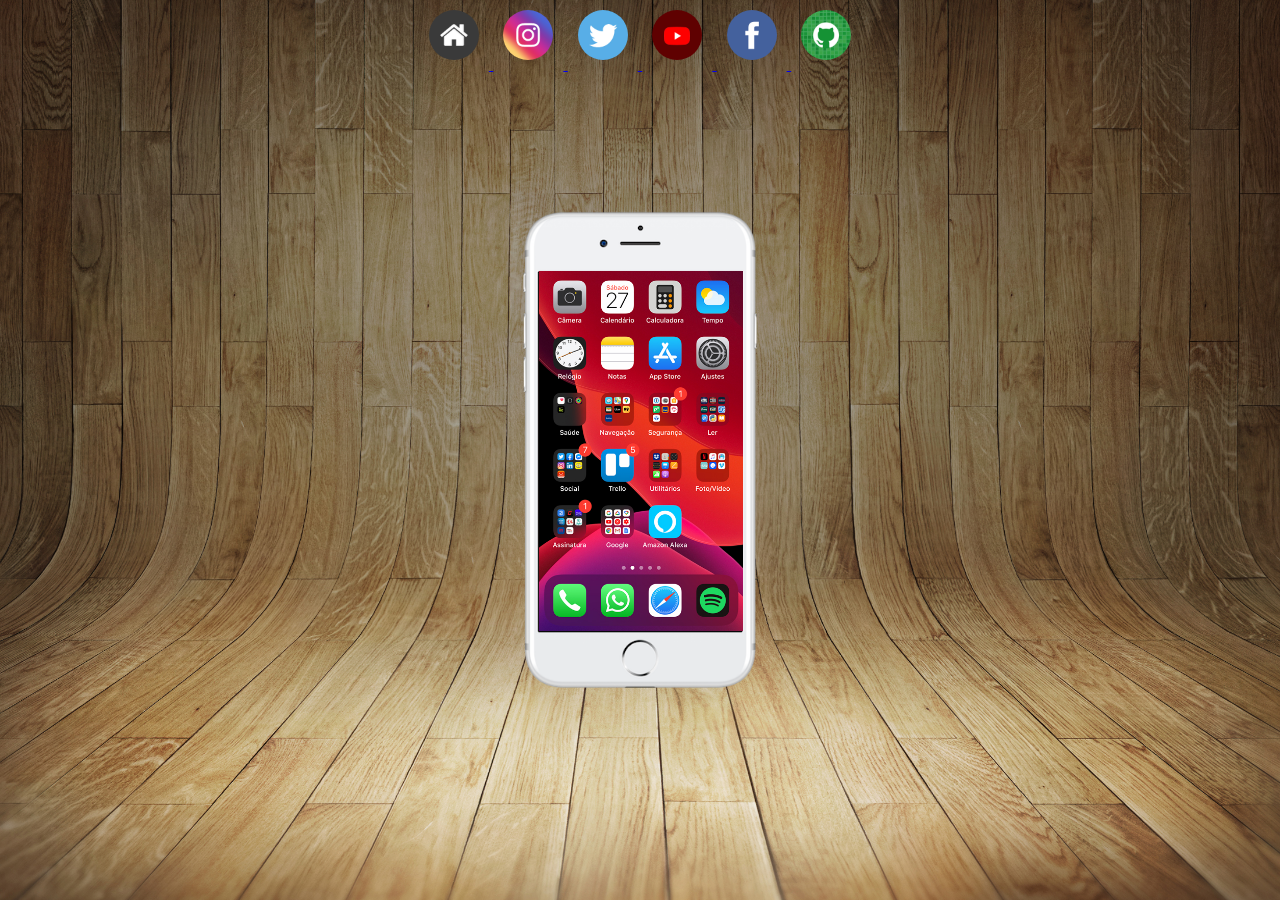
<file: projetosocial/index.html>
<!DOCTYPE html>
<html lang="pt-br">
<head>
    <meta charset="UTF-8">
    <meta http-equiv="X-UA-Compatible" content="IE=edge">
    <meta name="viewport" content="width=device-width, initial-scale=1.0">
    <link rel="shortcut icon" href="favicon.ico" type="image/x-icon">
    <link rel="stylesheet" href="style/style.css">
    <title>Projeto Redes Sociais</title>
</head>
<body>
    <main>
        <section id="telefone">
            <iframe src="home.html" frameborder="0" name="home" id="home"></iframe>
       </section>

       
           <section id="mídias">
            <center>
                <a href="home.html" target="home">
                    <img src="imagens/logo-home.jpg" alt="logo-home">
                </a>

                <a href="instagram.html" target="home">
                    <img src="imagens/logo-instagram.jpg" alt="logo-instagram">
                </a>

                <a href="twitter.html" target="home">
                    <img src="imagens/logo-twitter.jpg" alt="logo-twitter">
                </a>

                <a href="youtube.html" target="home">
                    <img src="imagens/logo-youtube.jpg" alt="logo-youtube">
                </a>

                <a href="facebook.html" target="home">
                    <img src="imagens/logo-facebook.jpg" alt="logo-facebook">
                </a>

                <a href="github.html" target="home">
                    <img src="imagens/logo-github.jpg" alt="">
                </a>
       </center>

       </section>
    </main>
</body>
</html>
</file>
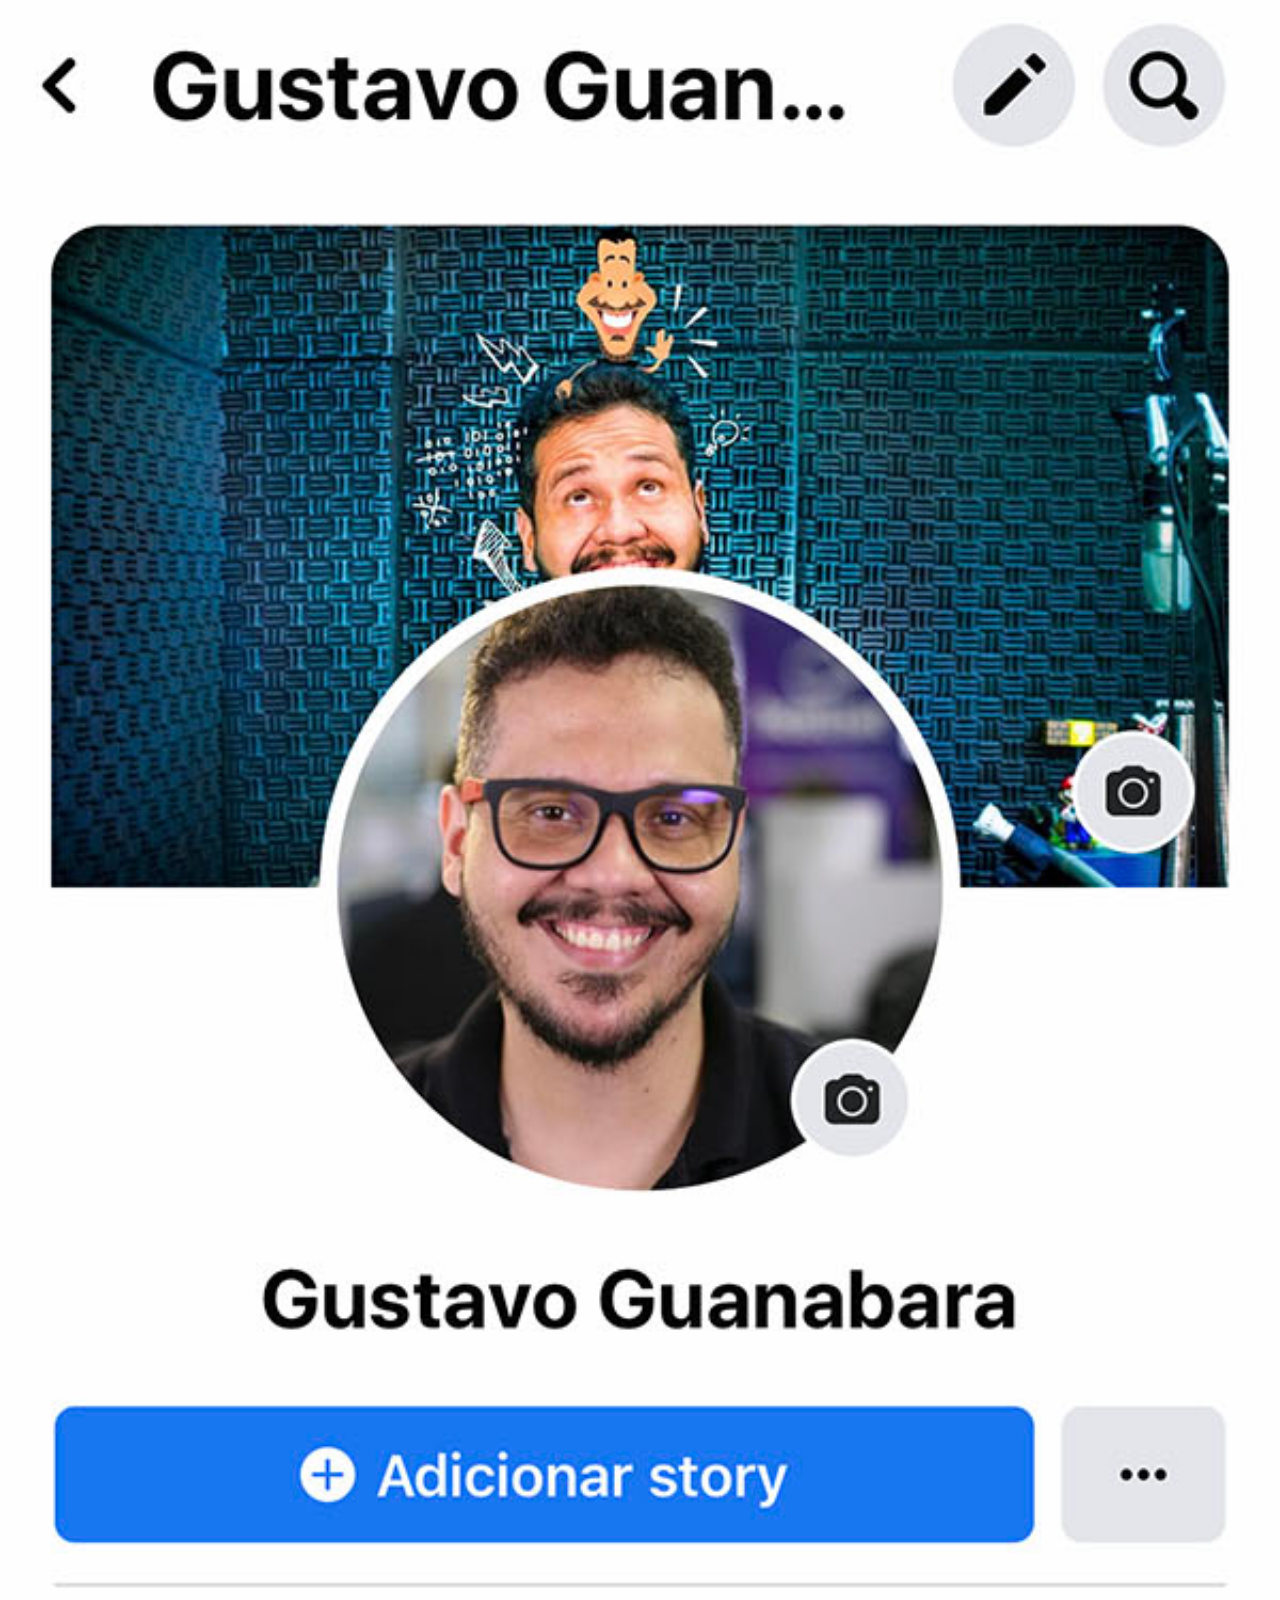
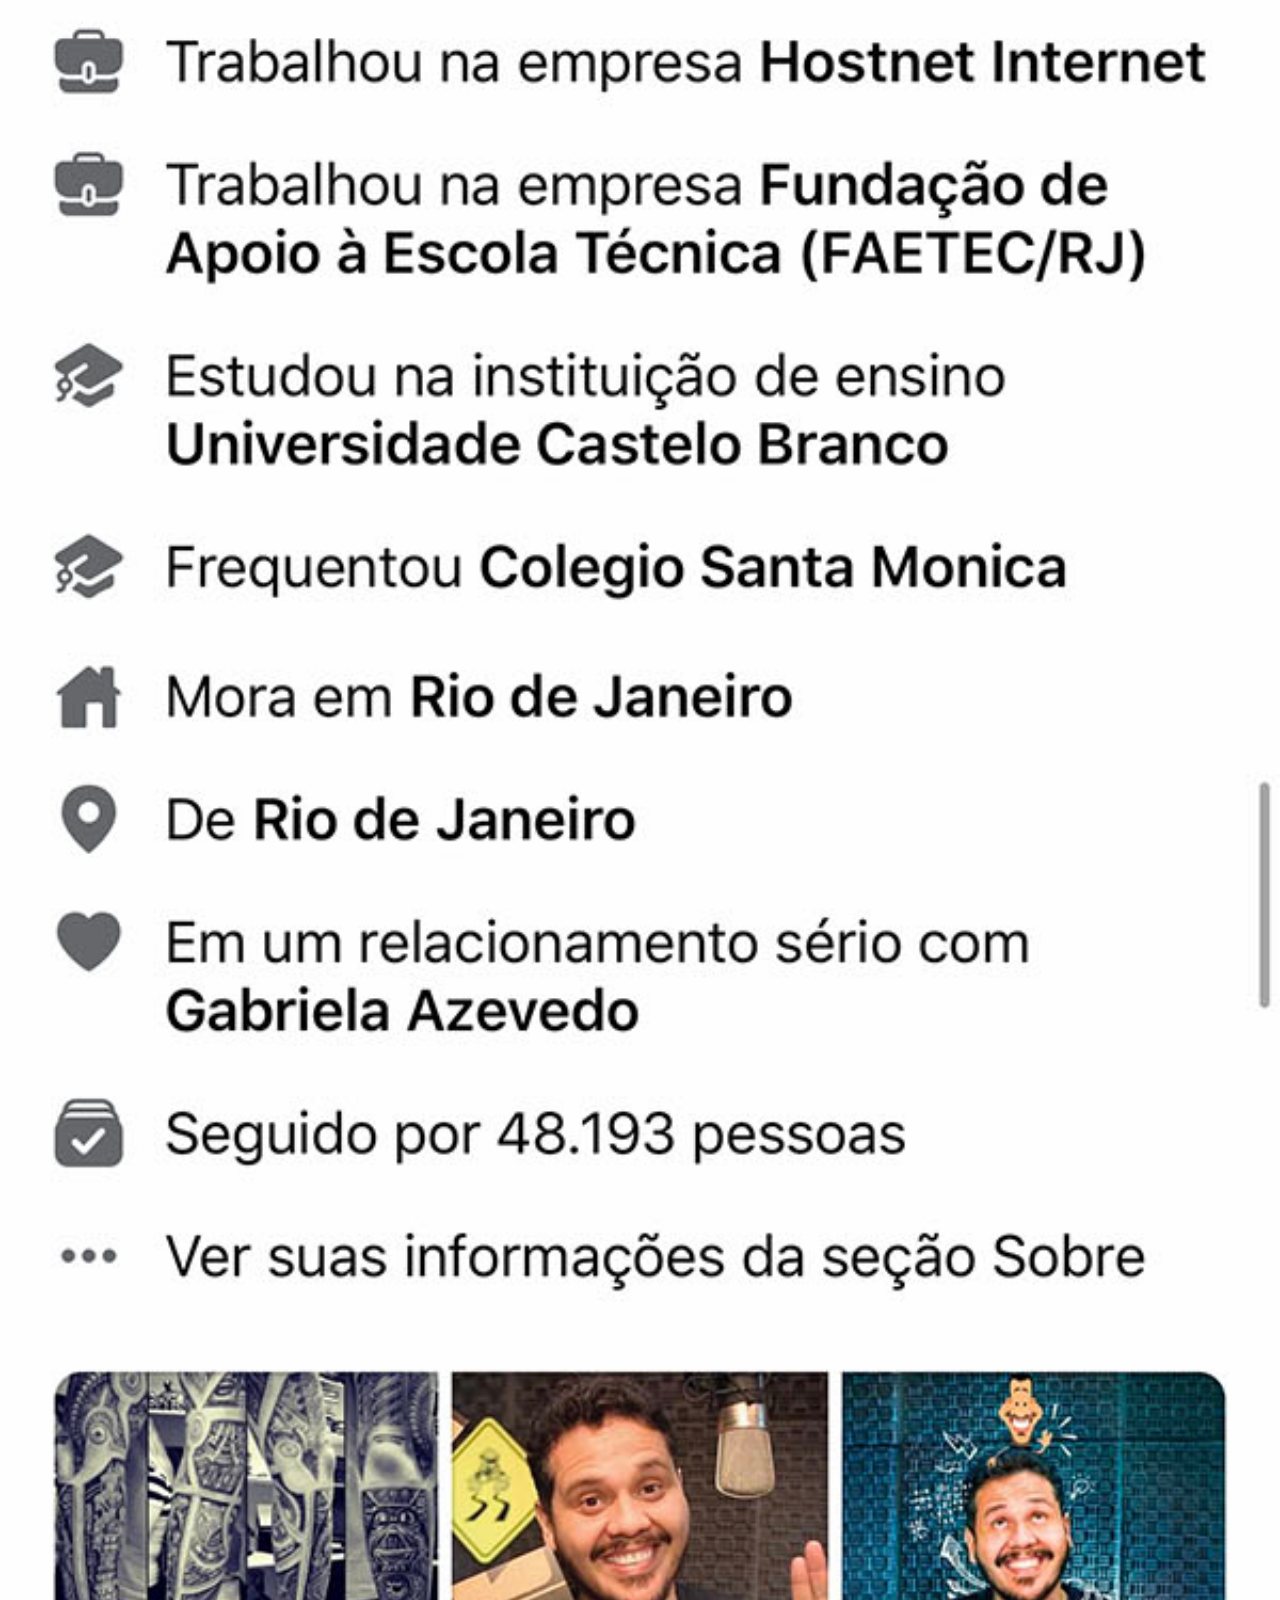
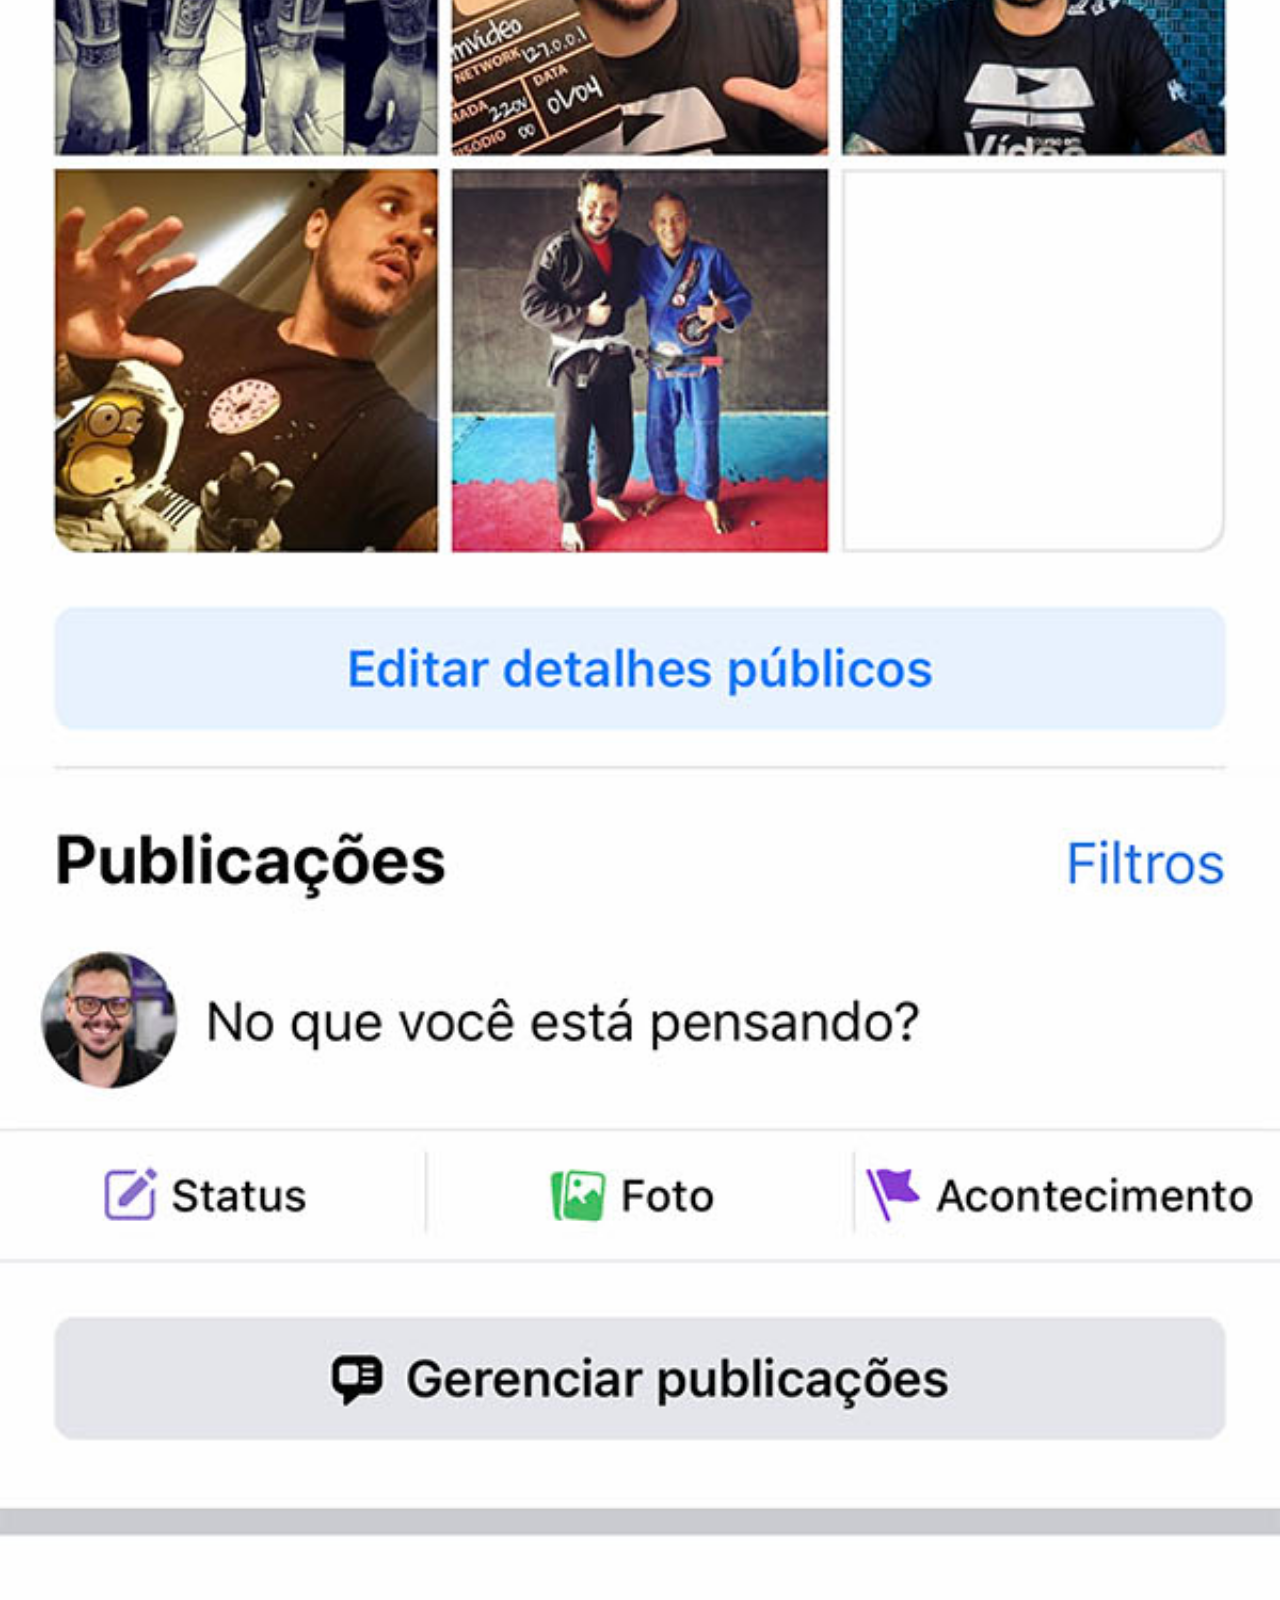
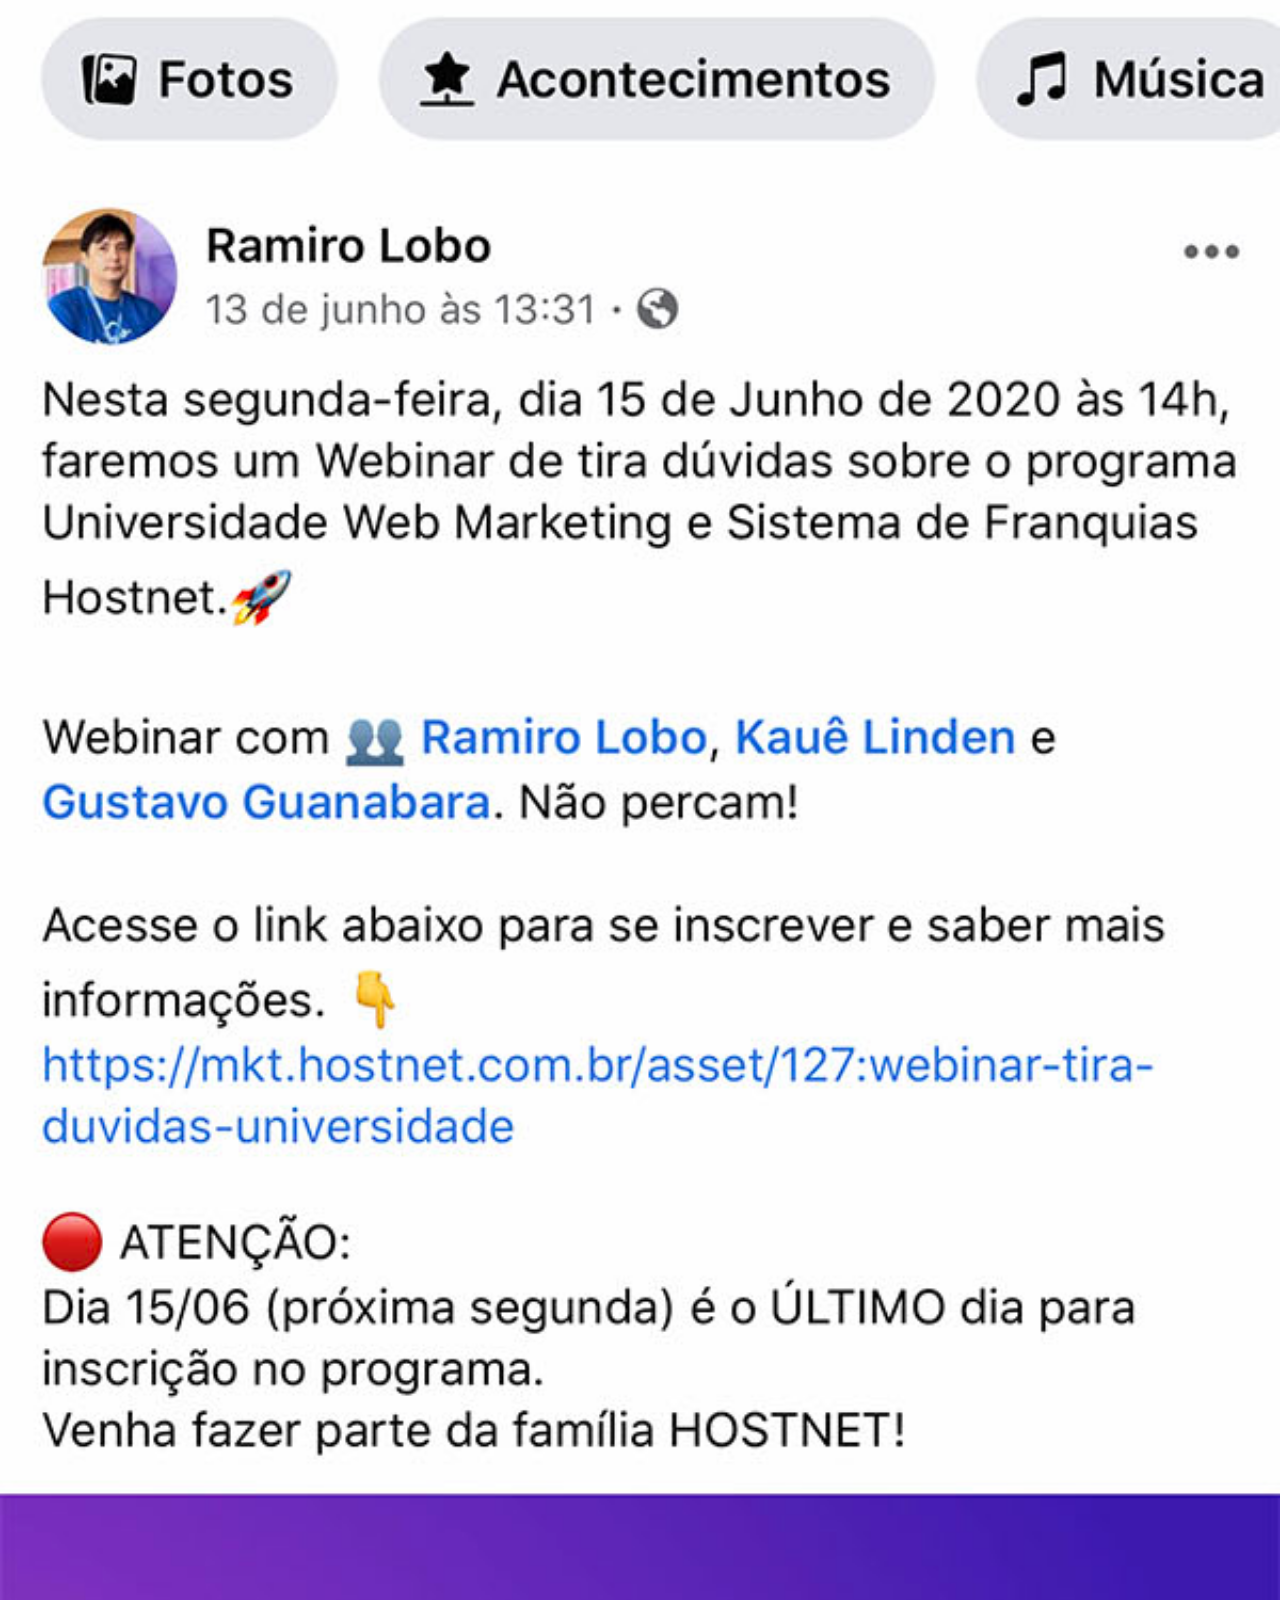
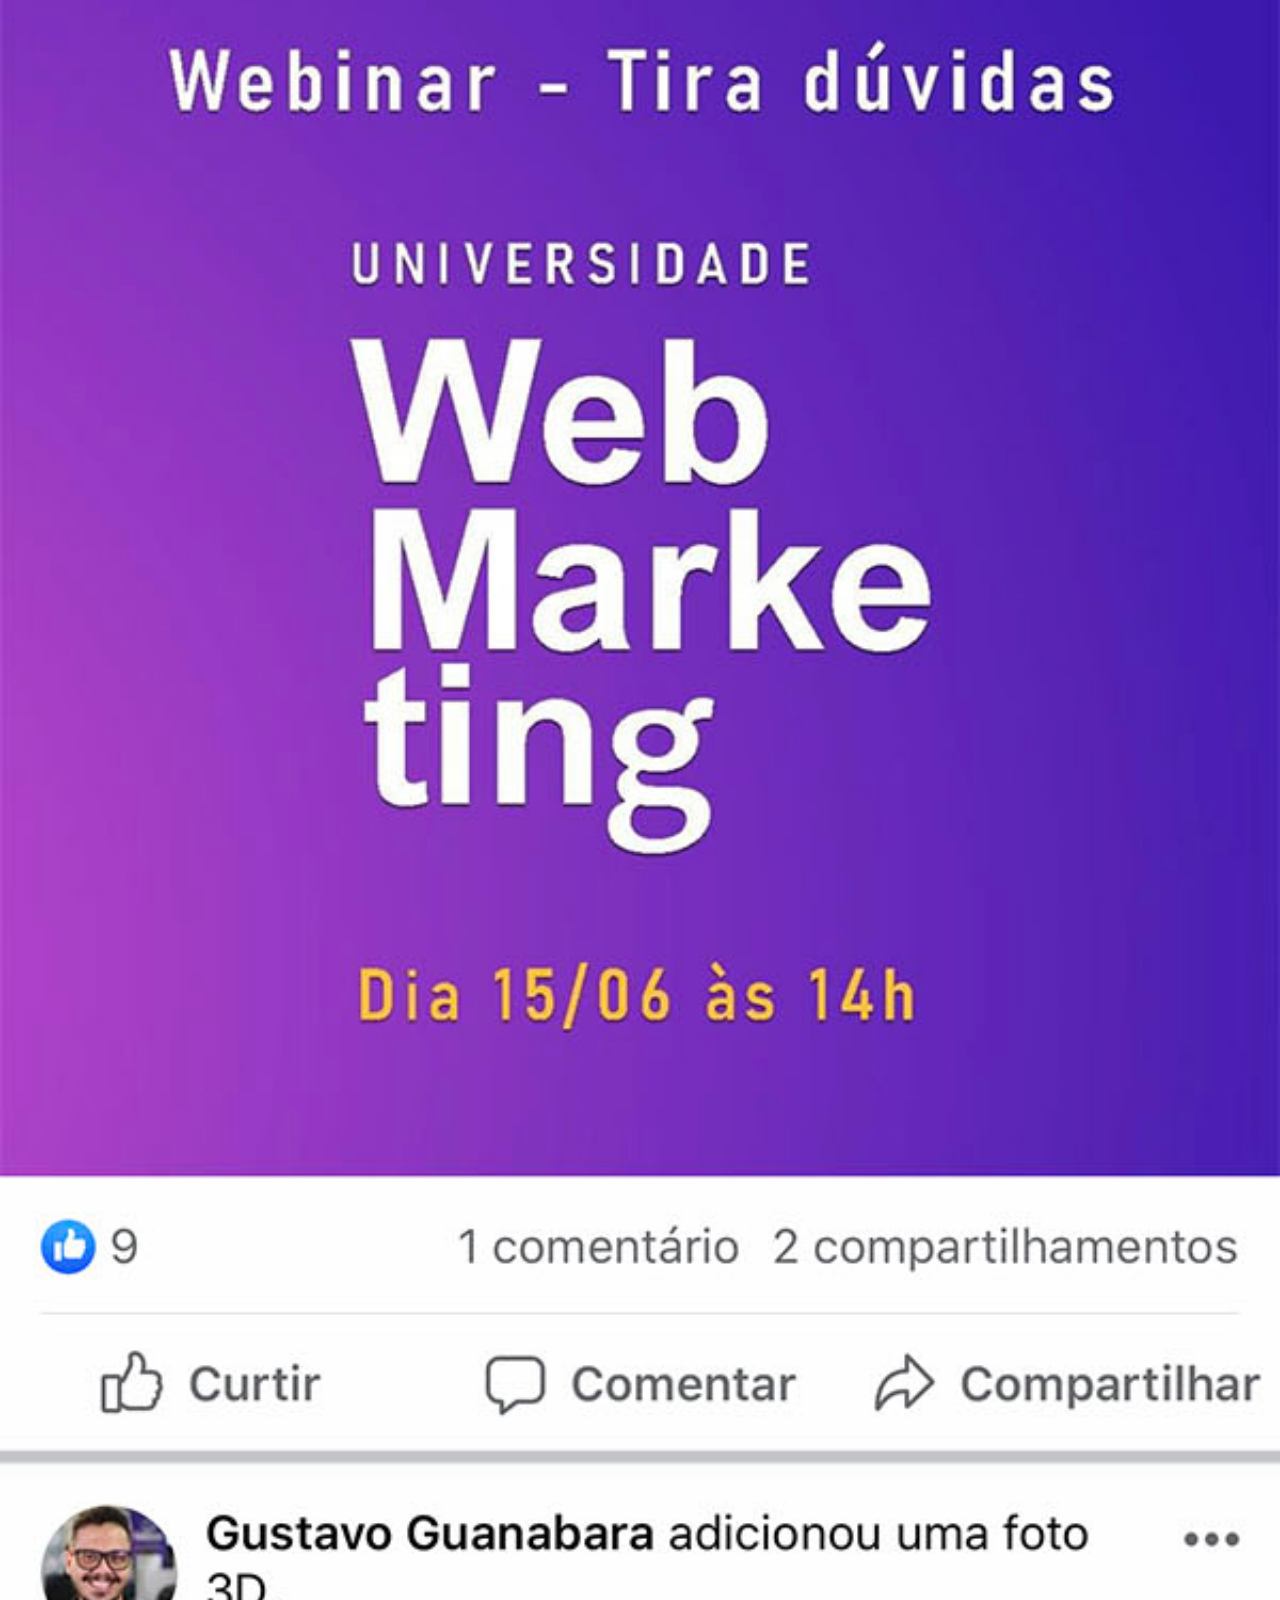
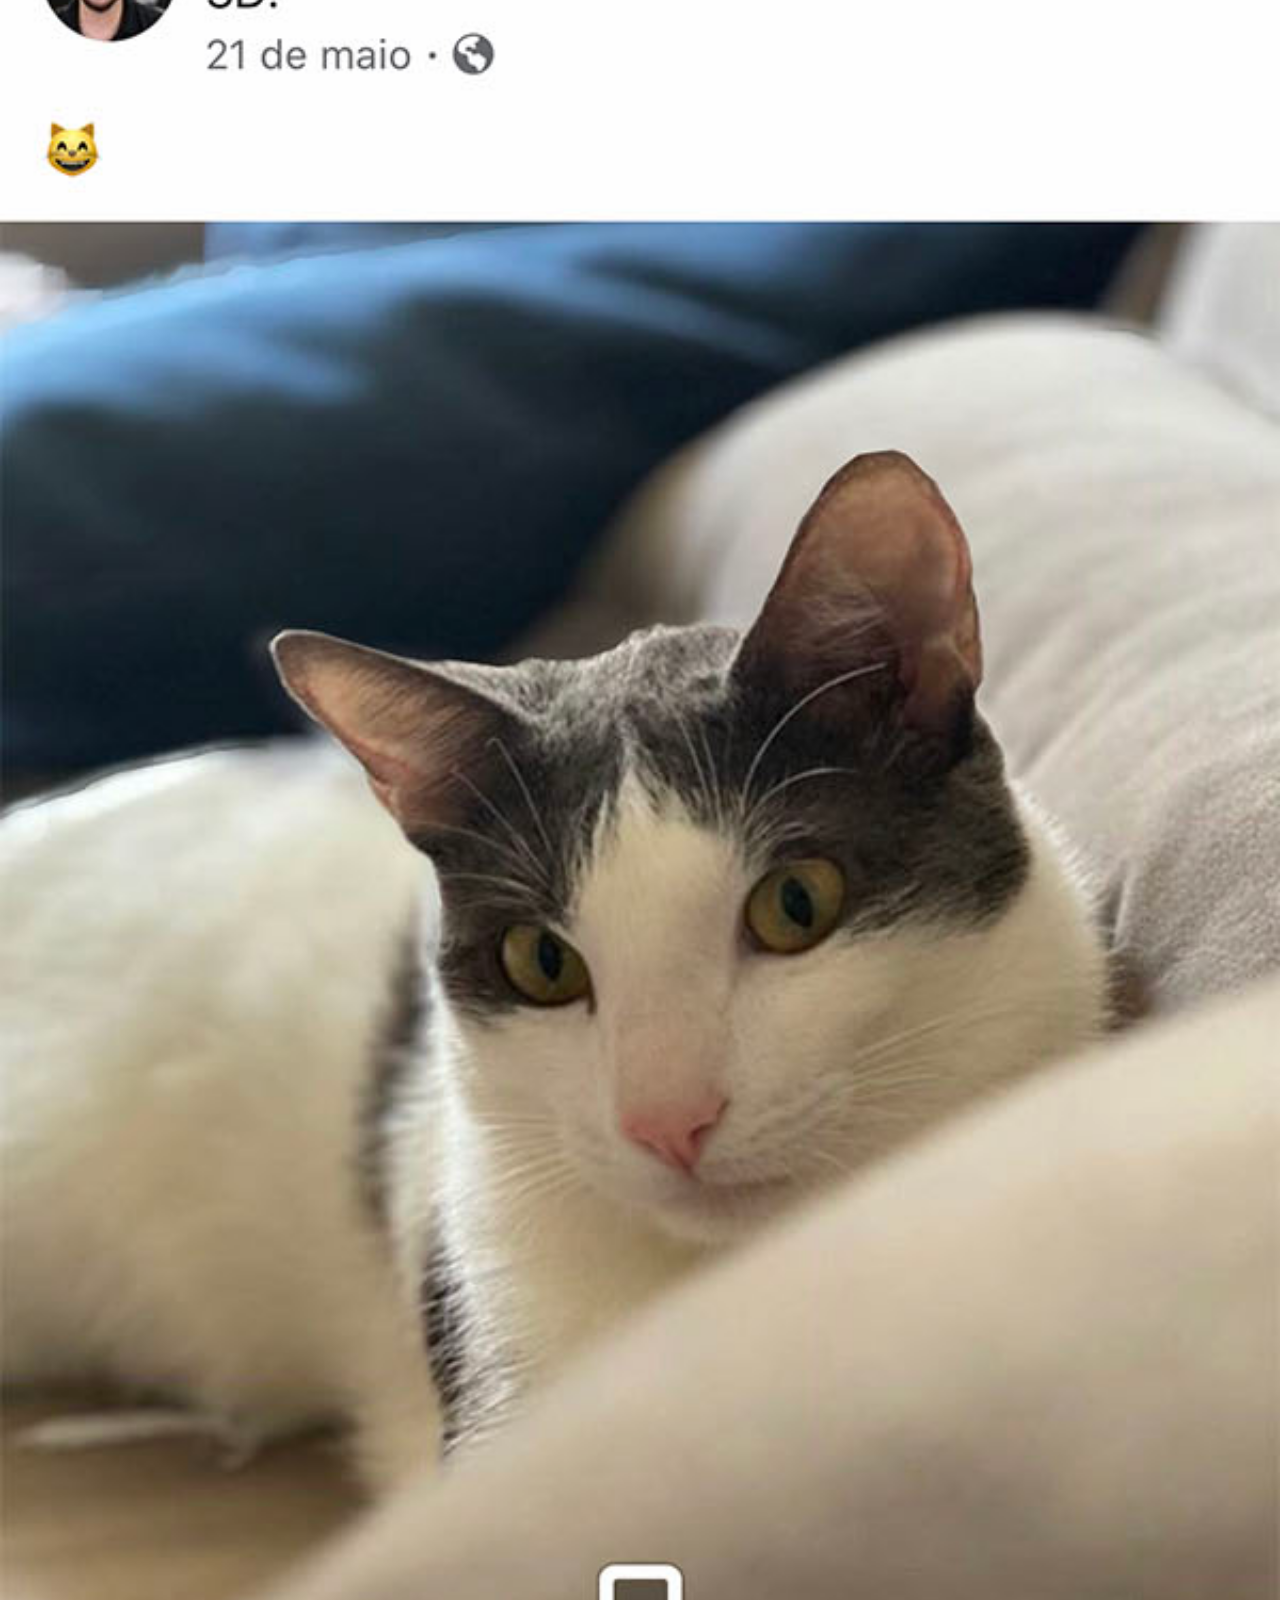
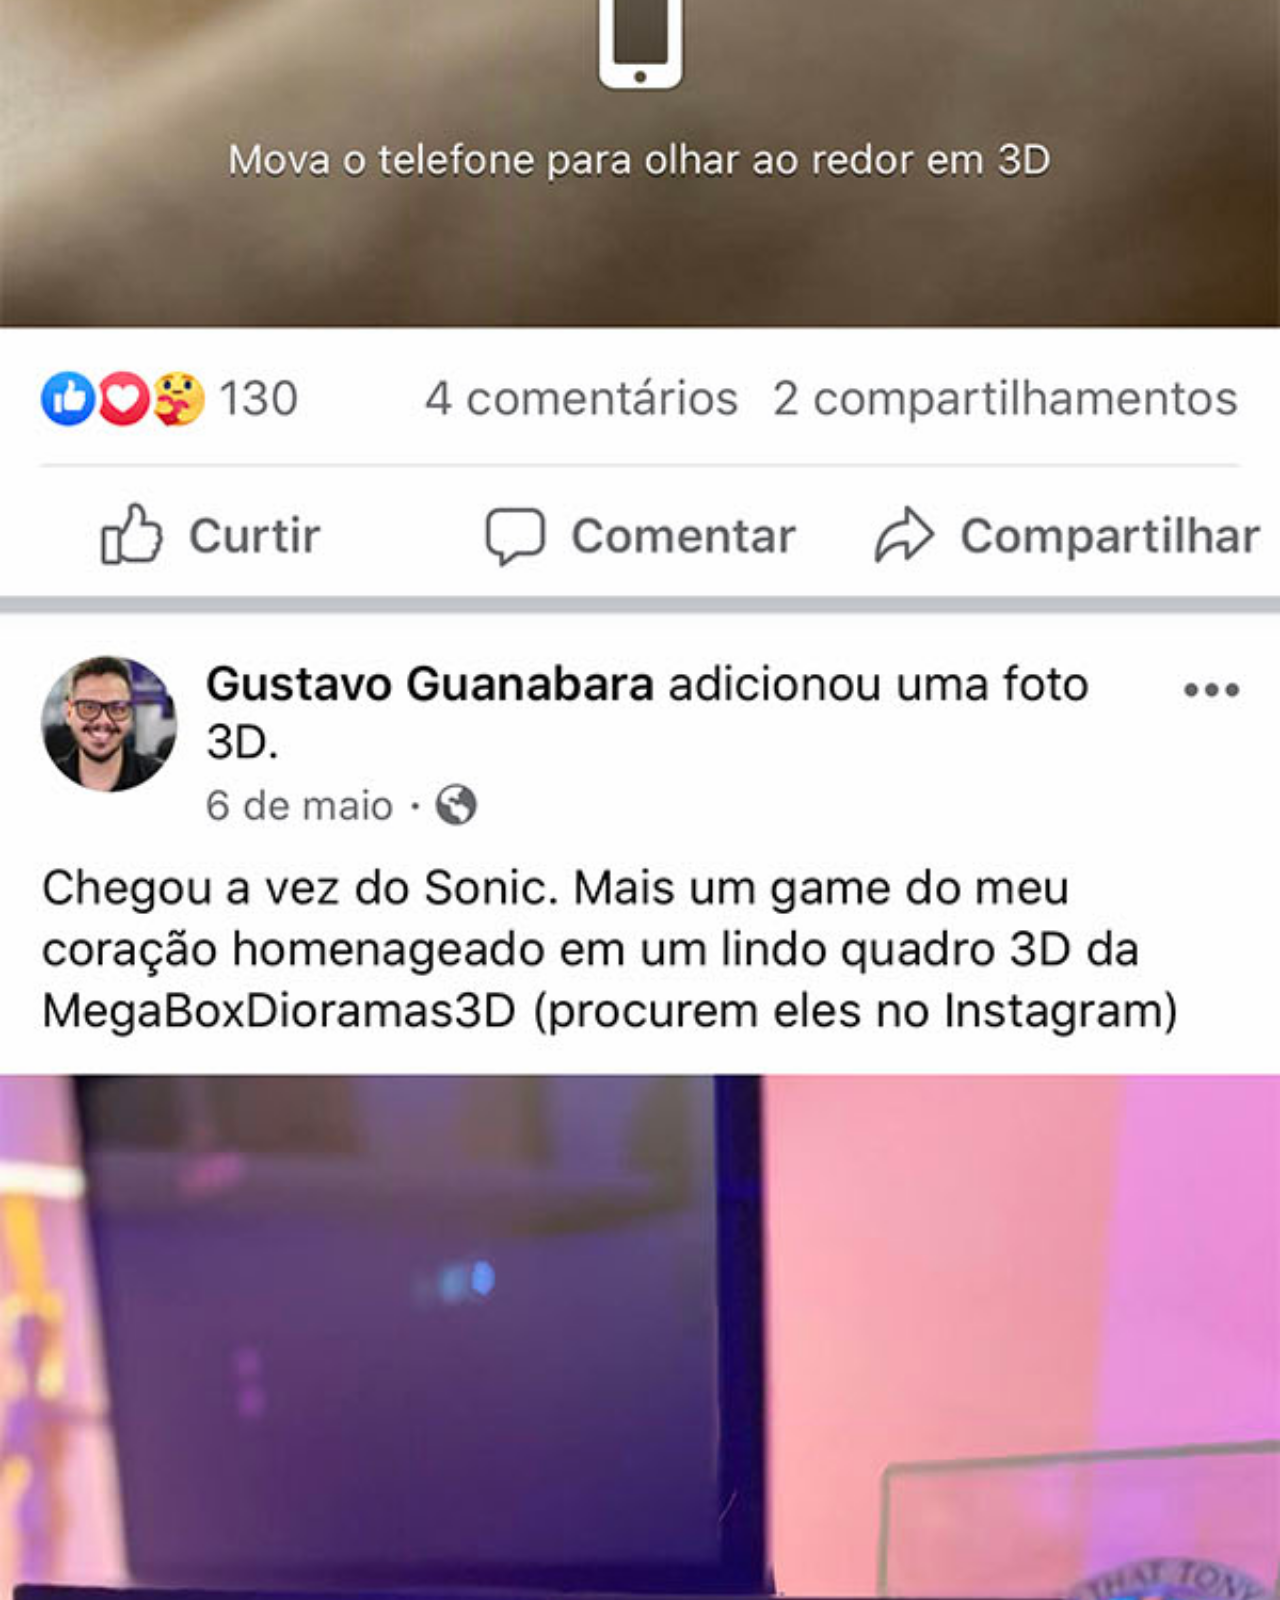
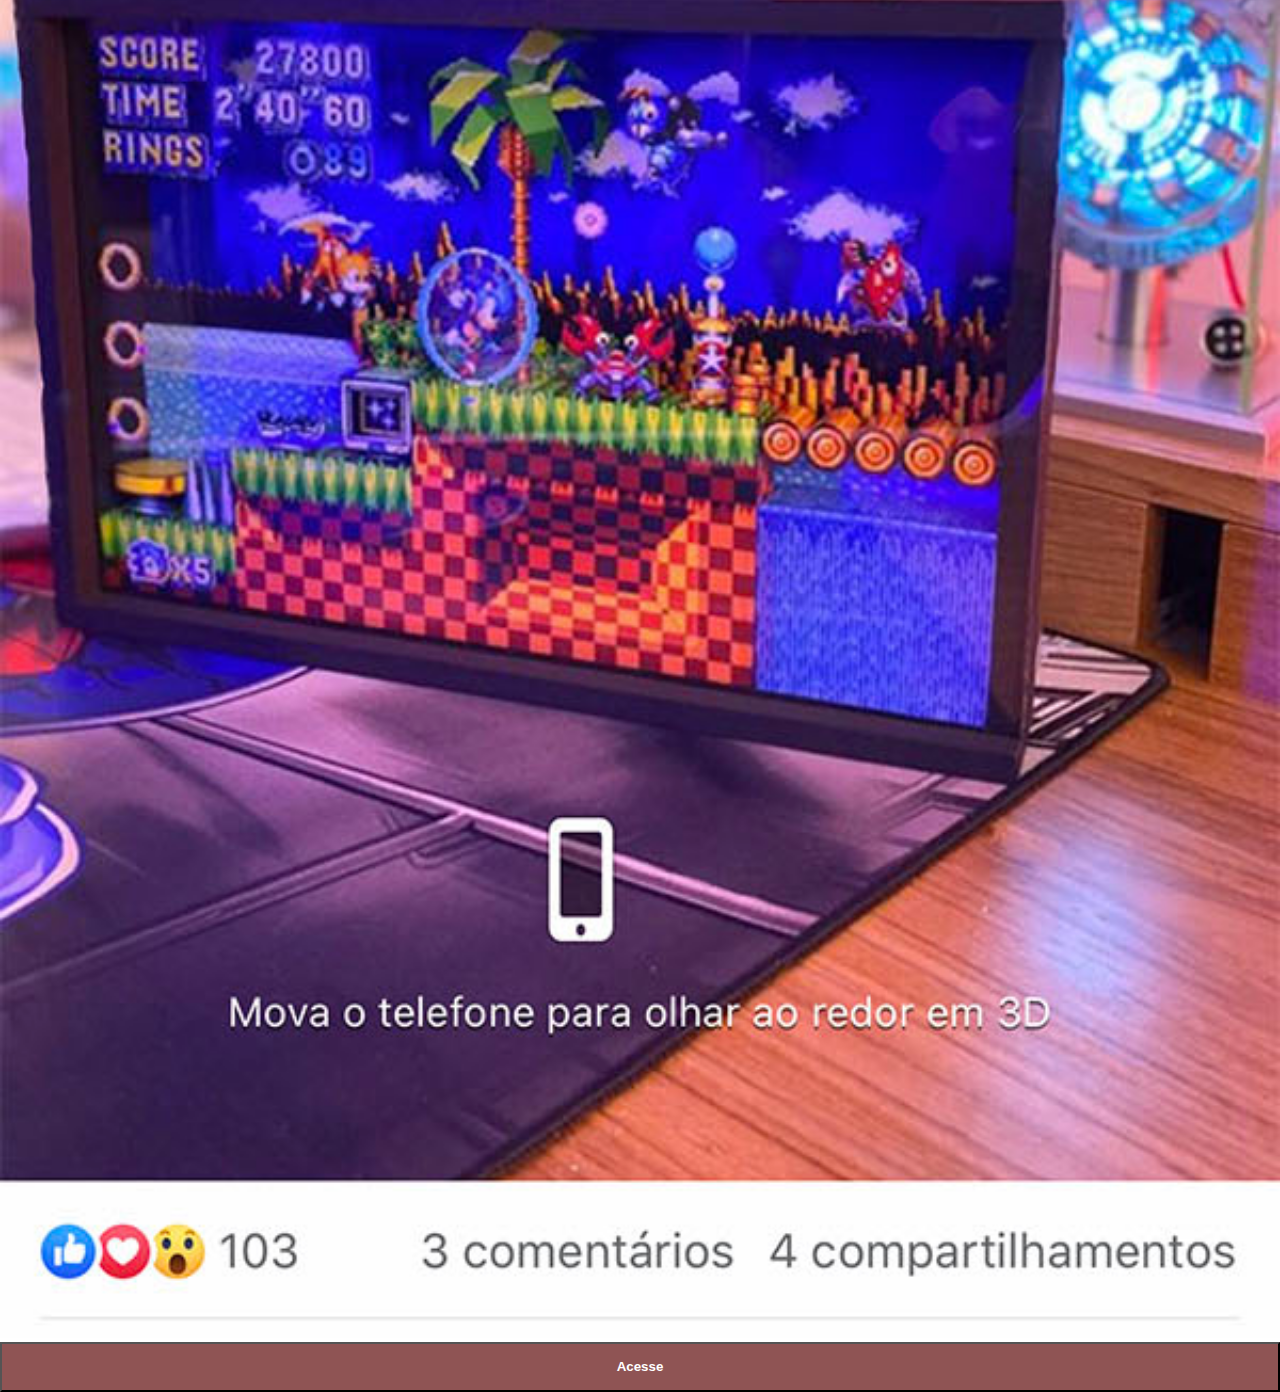
<file: projetosocial/facebook.html>
<!DOCTYPE html>
<html lang="pt-br">
<head>
    <meta charset="UTF-8">
    <meta http-equiv="X-UA-Compatible" content="IE=edge">
    <meta name="viewport" content="width=device-width, initial-scale=1.0">
    <link rel="stylesheet" href="style/style1.css">
    <title>facebook</title>
</head>
<body>
    <img src="imagens/tela-facebook.jpg" alt="tela-facebook">
    <a href="https://www.facebook.com/gustavoguanabara"><button>Acesse</button></a>
</body>
</html>
</file>
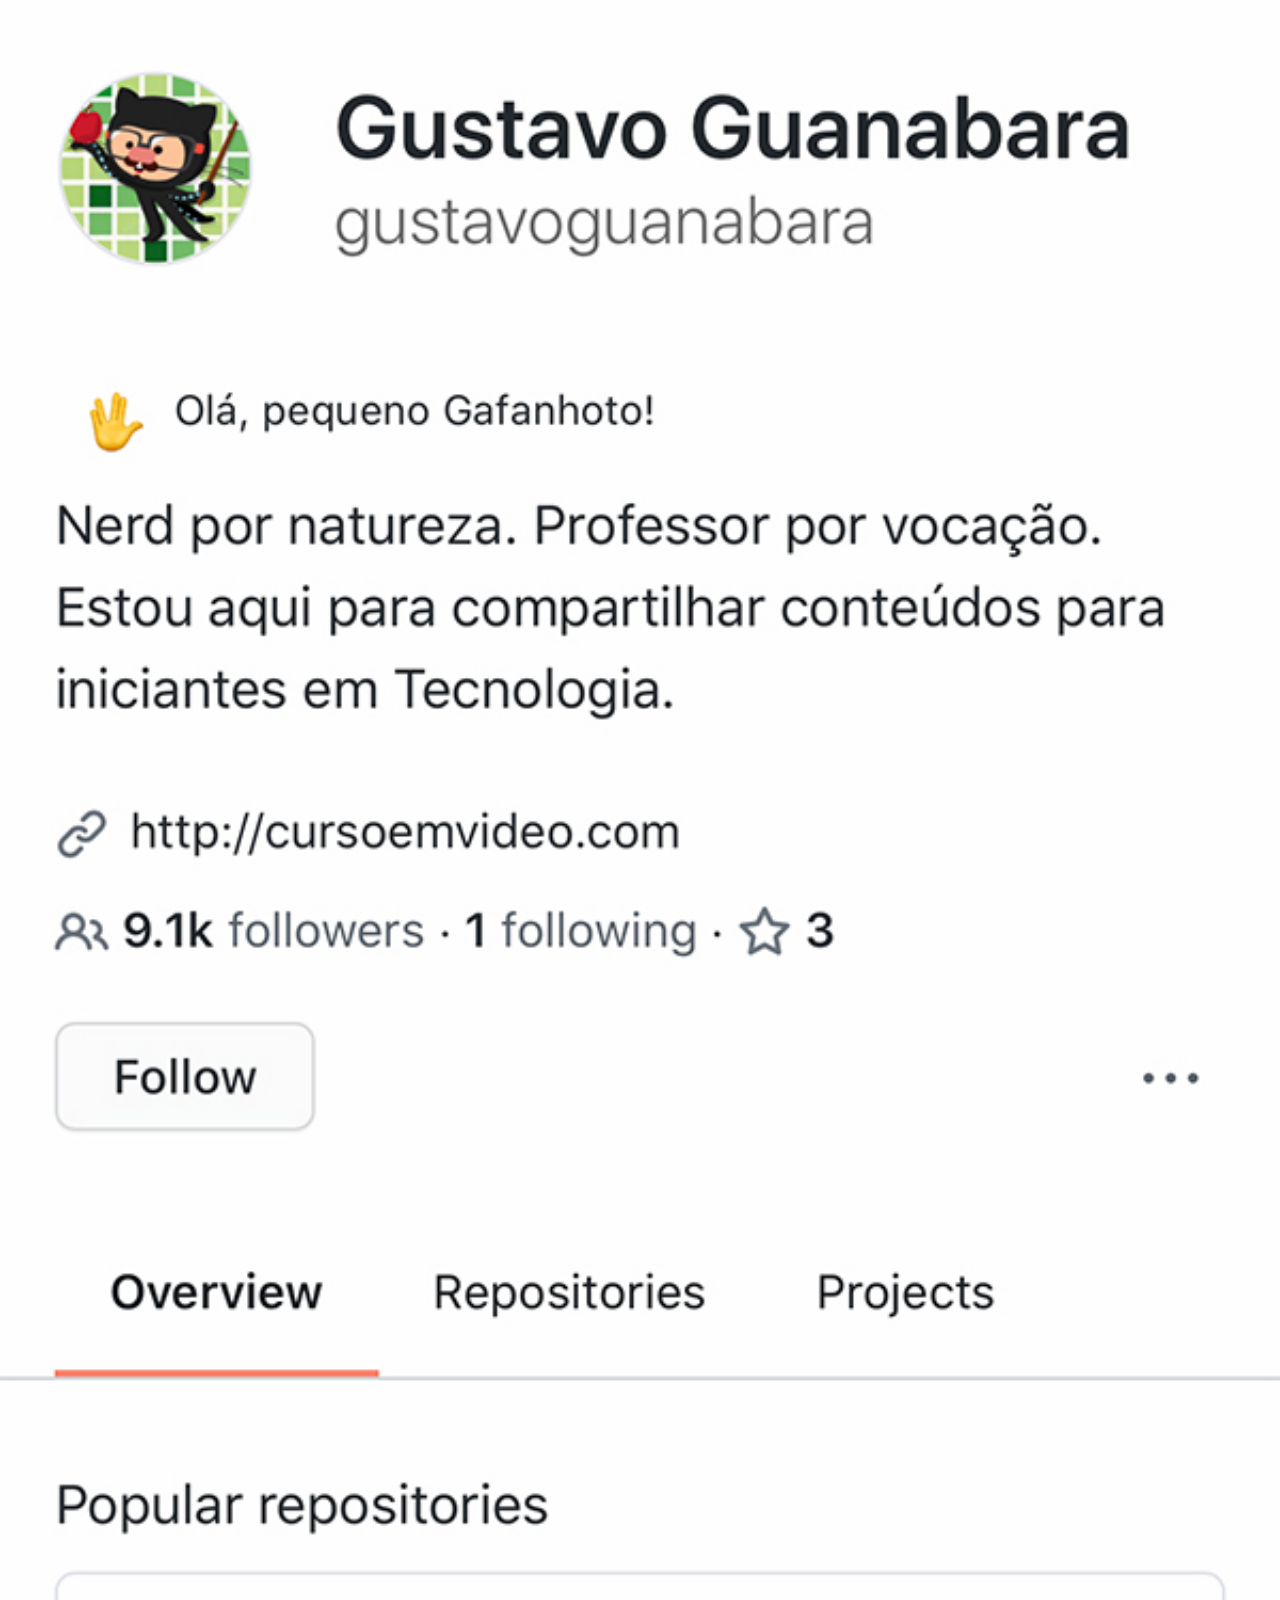
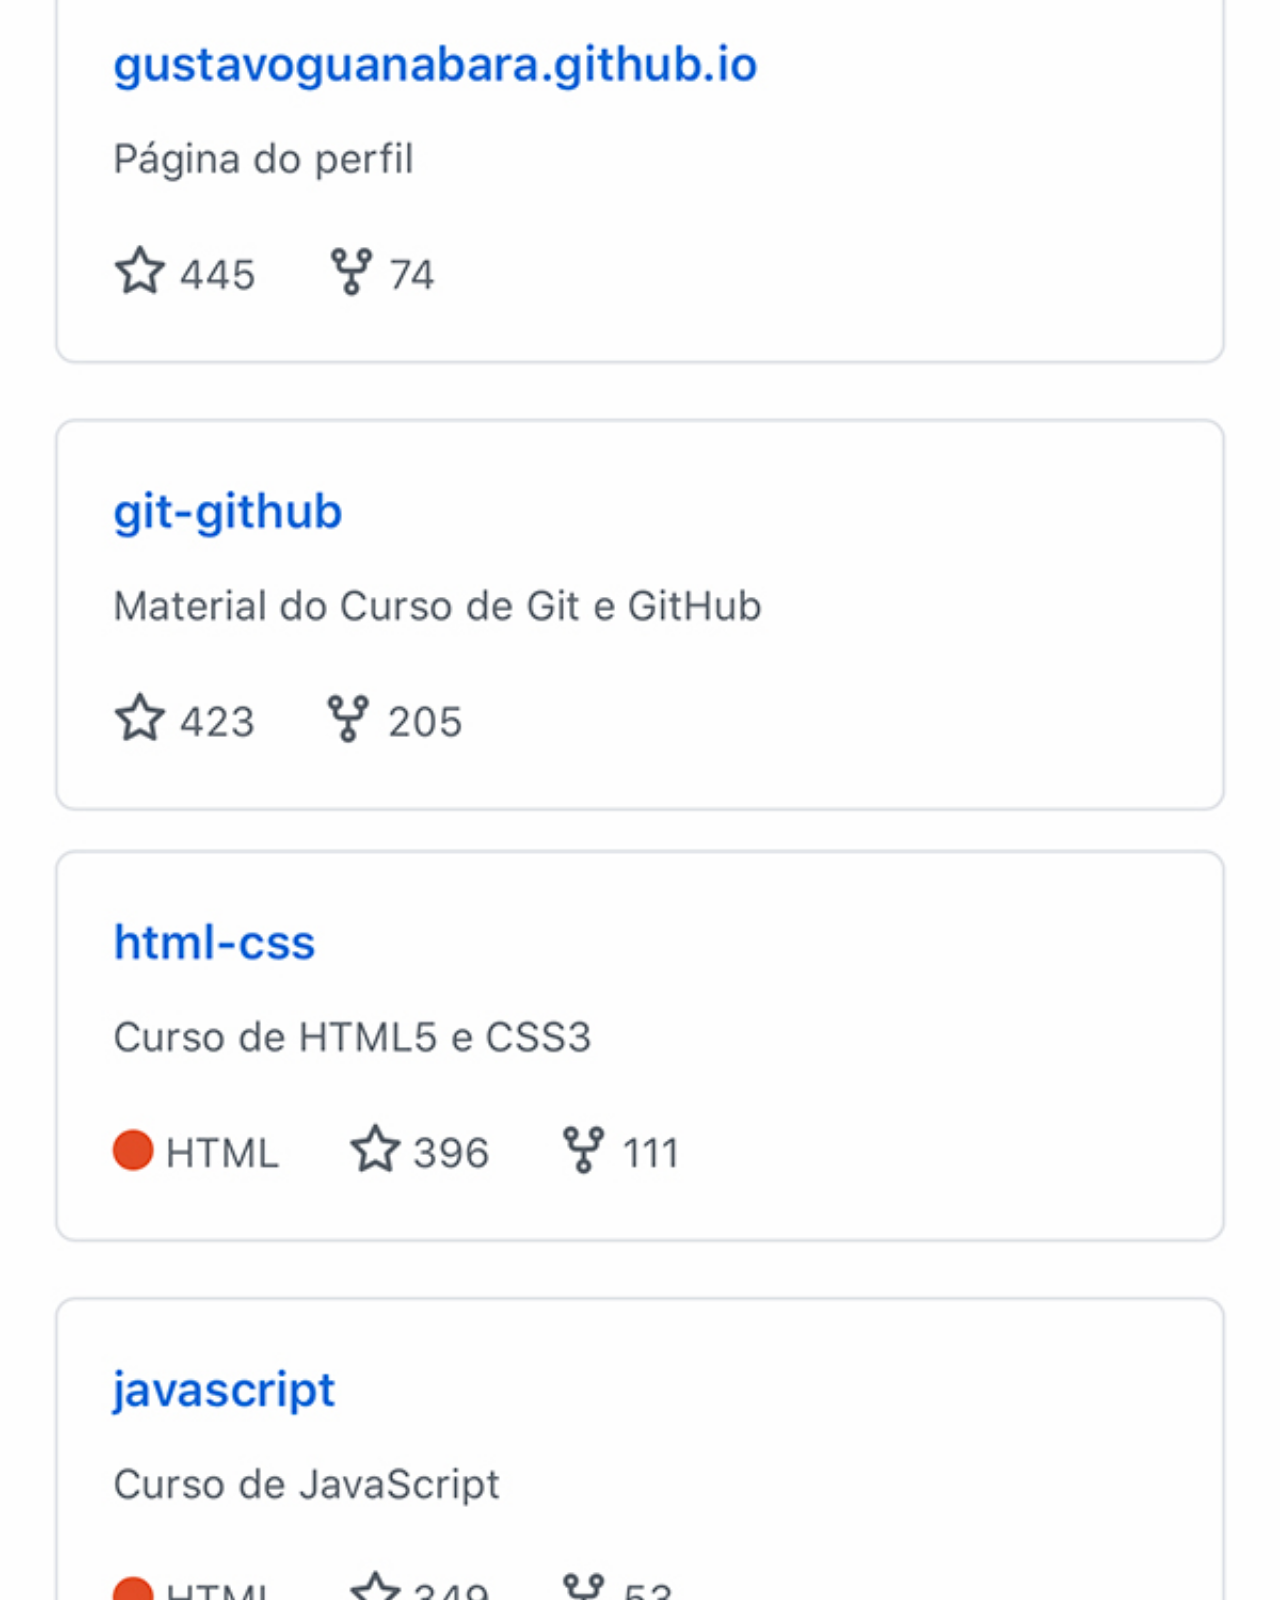
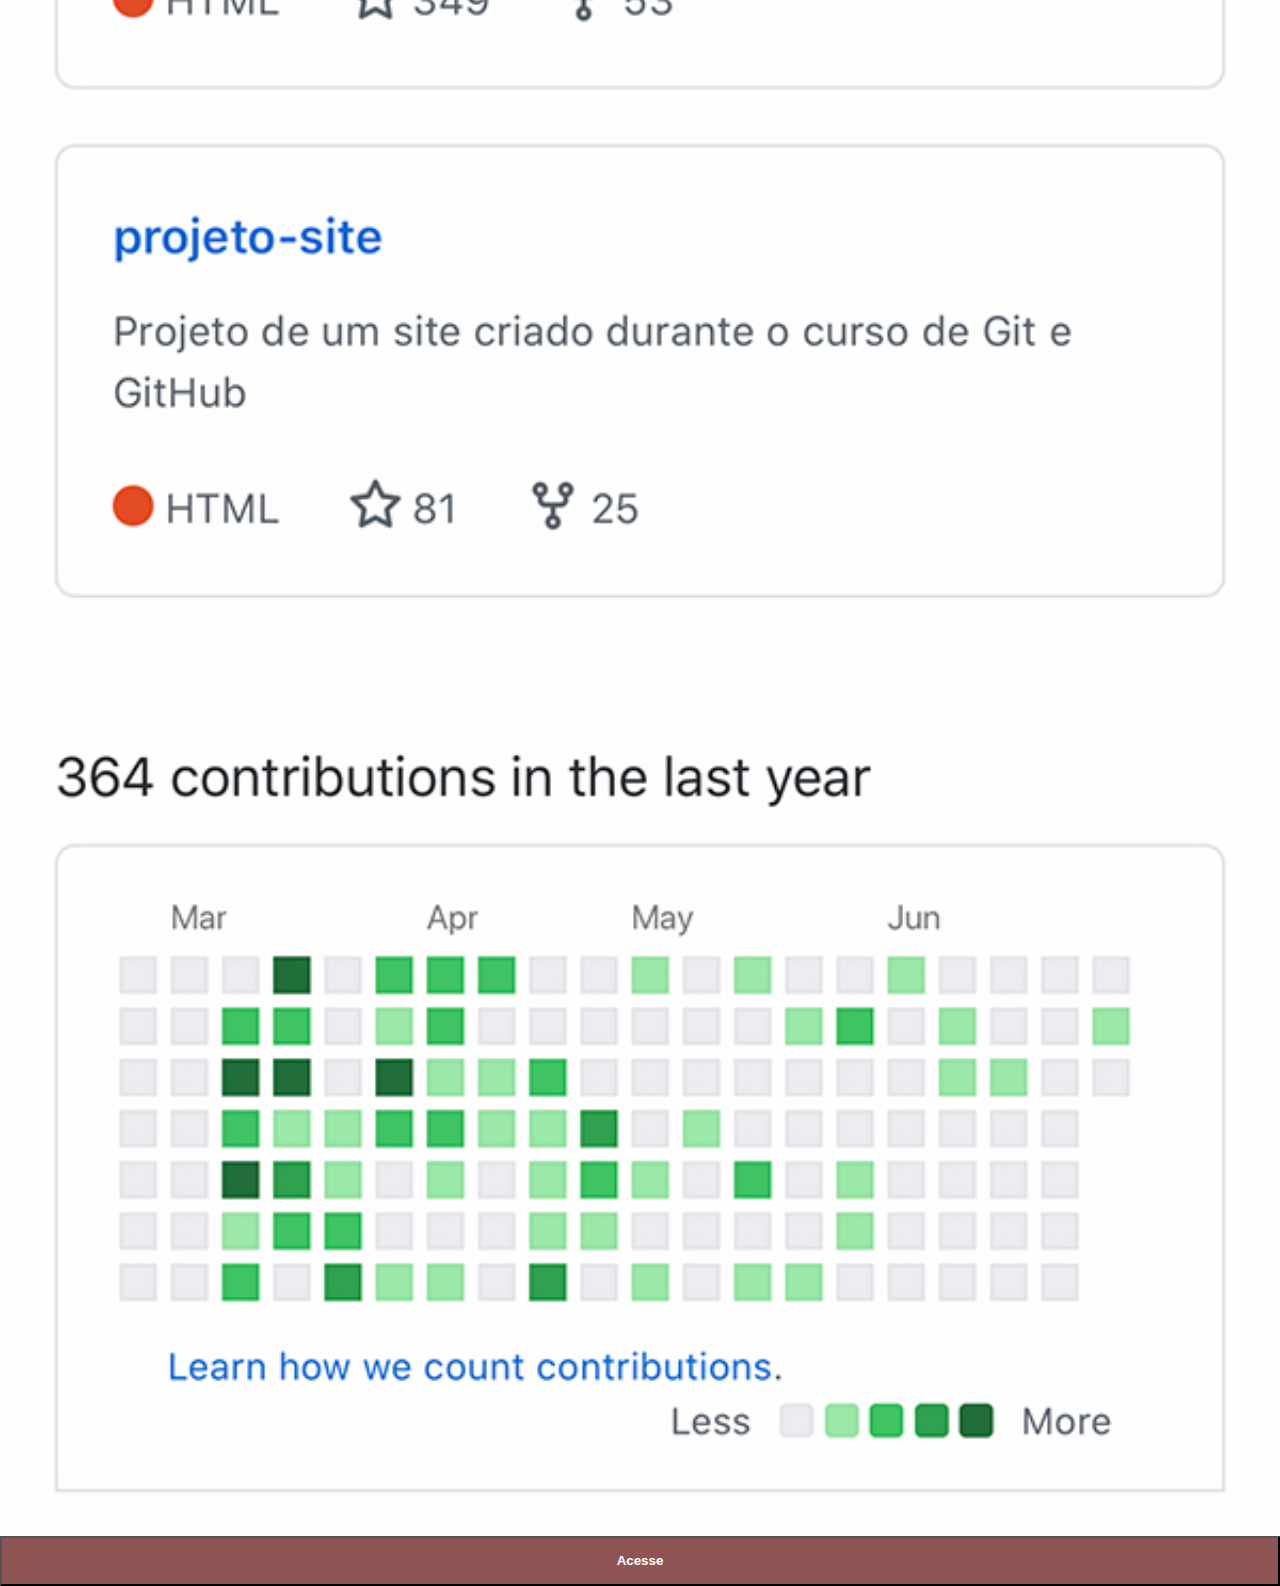
<file: projetosocial/github.html>
<!DOCTYPE html>
<html lang="pt-br">
<head>
    <meta charset="UTF-8">
    <meta http-equiv="X-UA-Compatible" content="IE=edge">
    <meta name="viewport" content="width=device-width, initial-scale=1.0">
    <link rel="stylesheet" href="style/style1.css">
    <title>github</title>
</head>
<body>
    <img src="imagens/tela-github.jpg" alt="tela-github">
    <a href="github.com/gustavoguanabara"><button>Acesse</button></a>
</body>
</html>
</file>
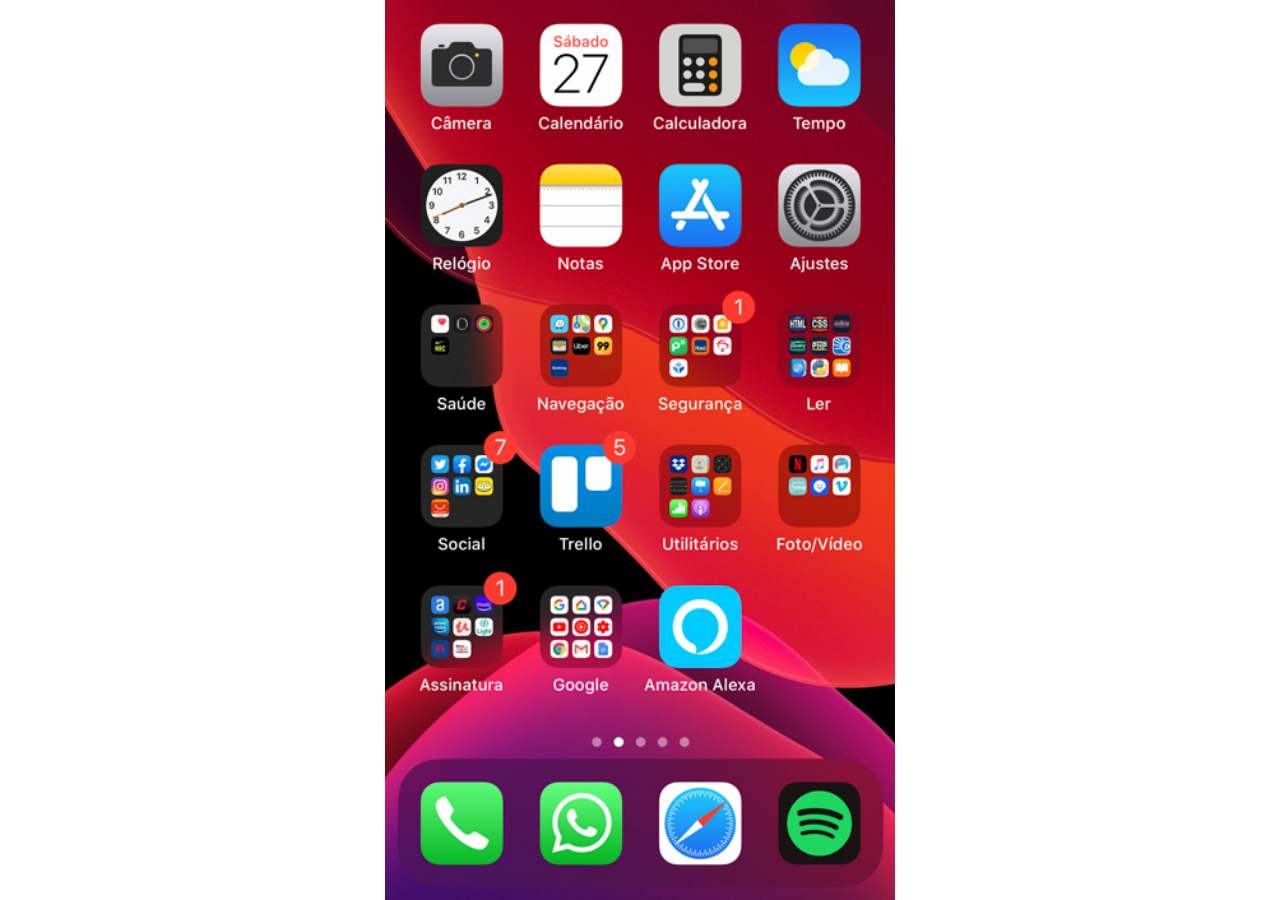
<file: projetosocial/home.html>
<!DOCTYPE html>
<html lang="pt-br">
<head>
    <meta charset="UTF-8">
    <meta http-equiv="X-UA-Compatible" content="IE=edge">
    <meta name="viewport" content="width=device-width, initial-scale=1.0">
    <title>Home</title>
    <style>
        body{
            background: url(imagens/tela-home.jpg) no-repeat top center fixed;
            background-size: contain;
        
        }
    </style>
</head>
<body>
    
</body>
</html>
</file>
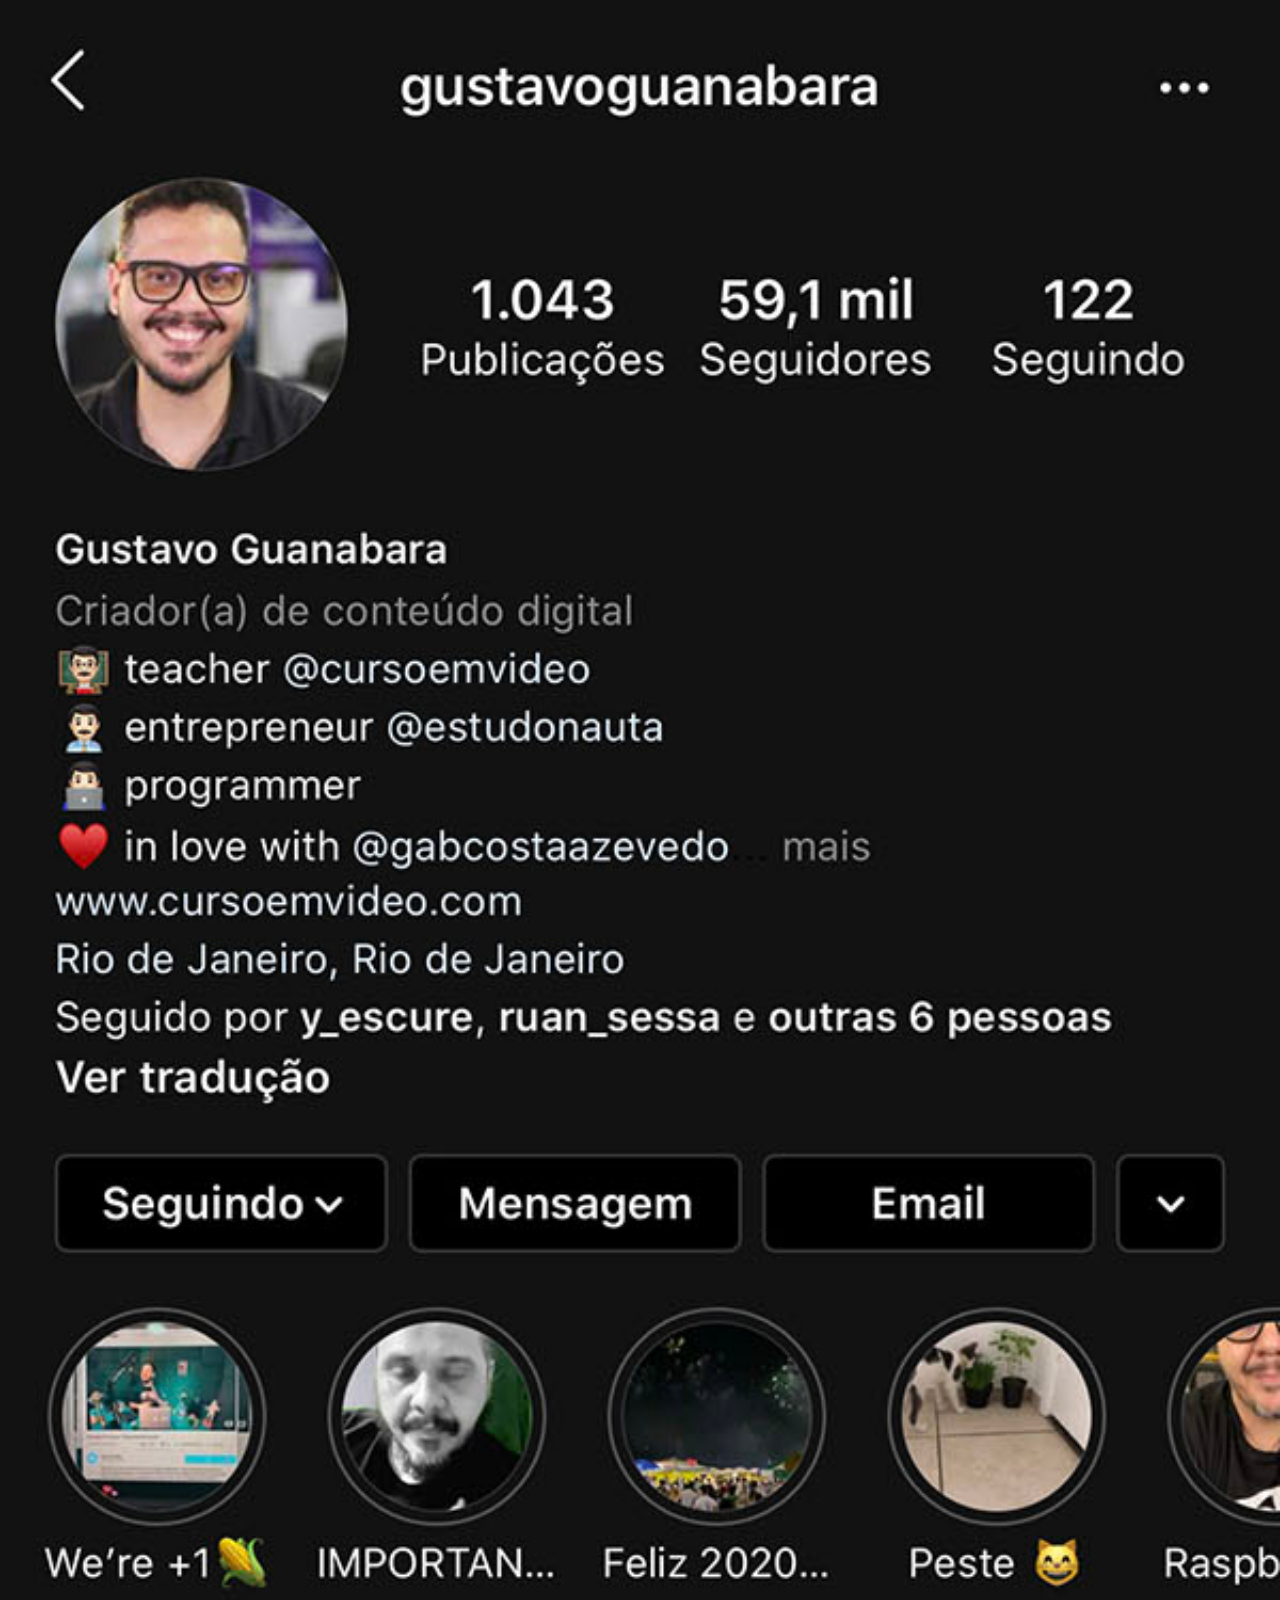
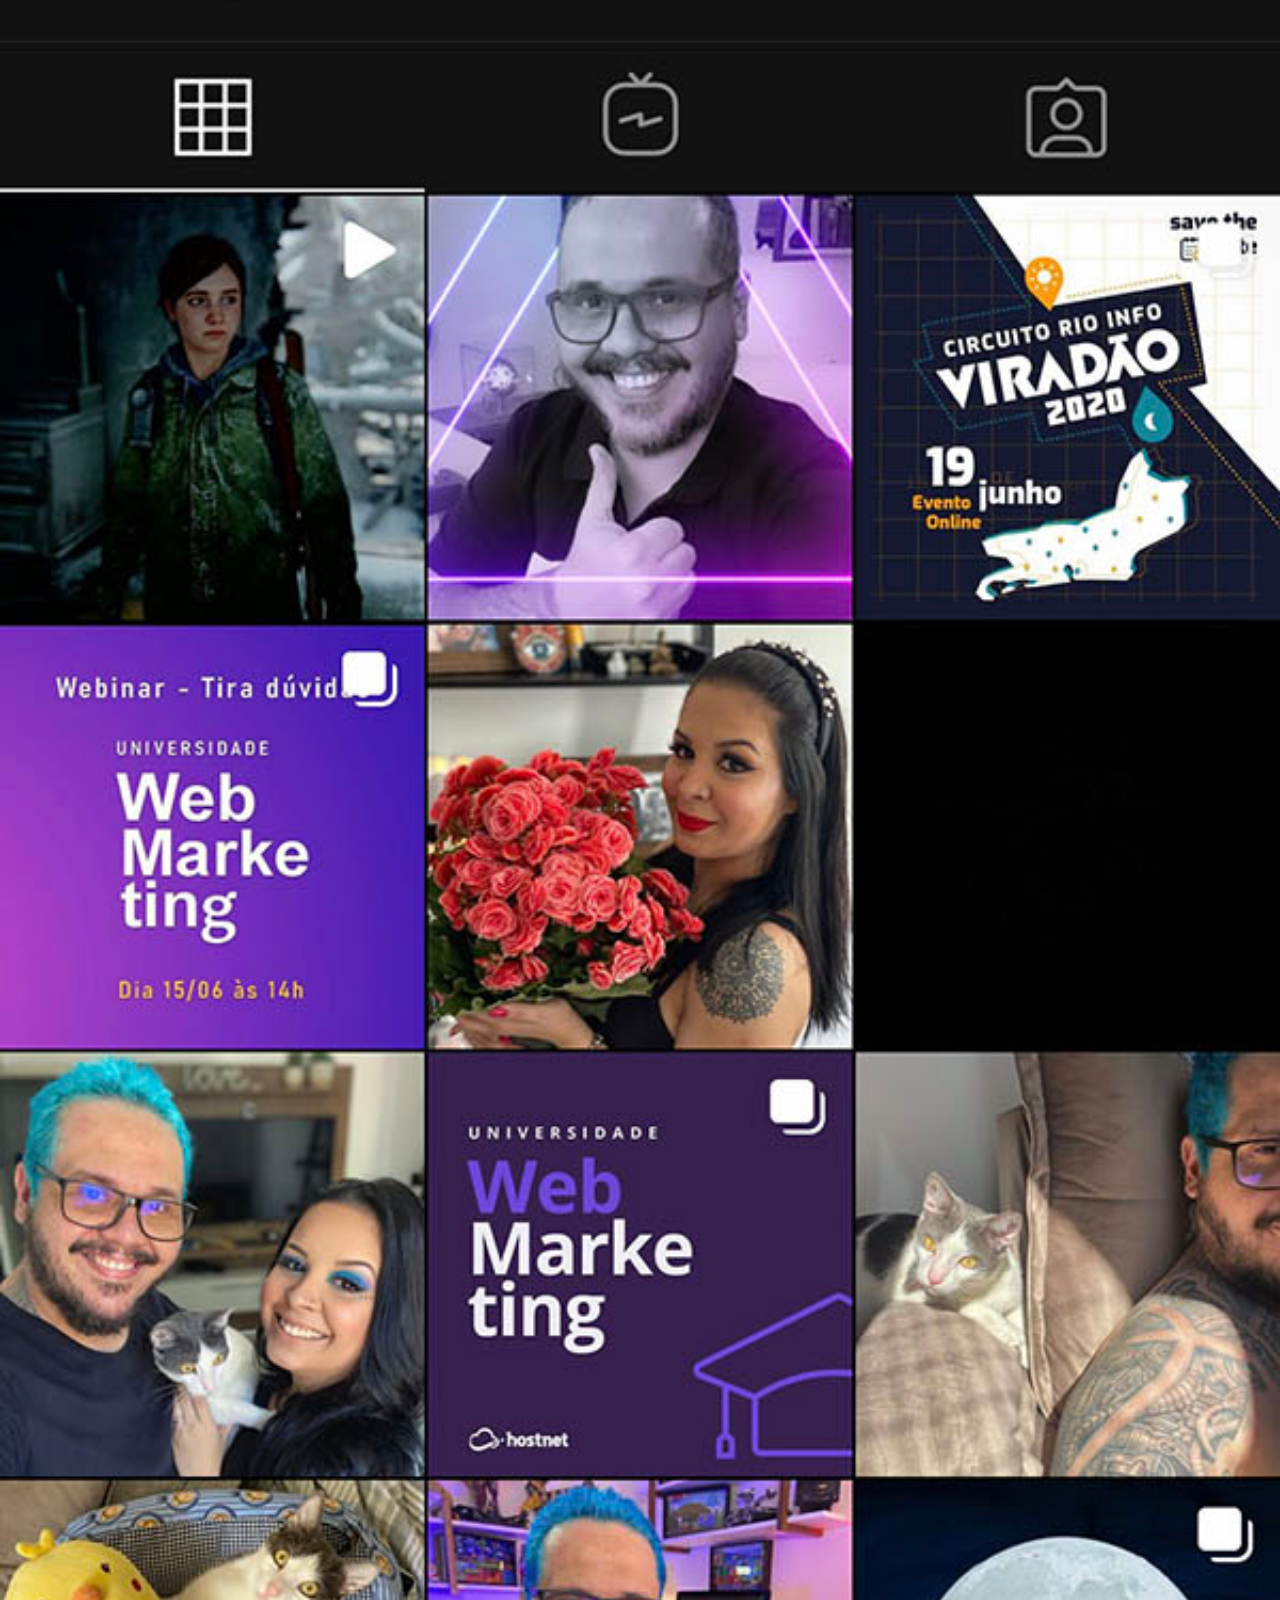
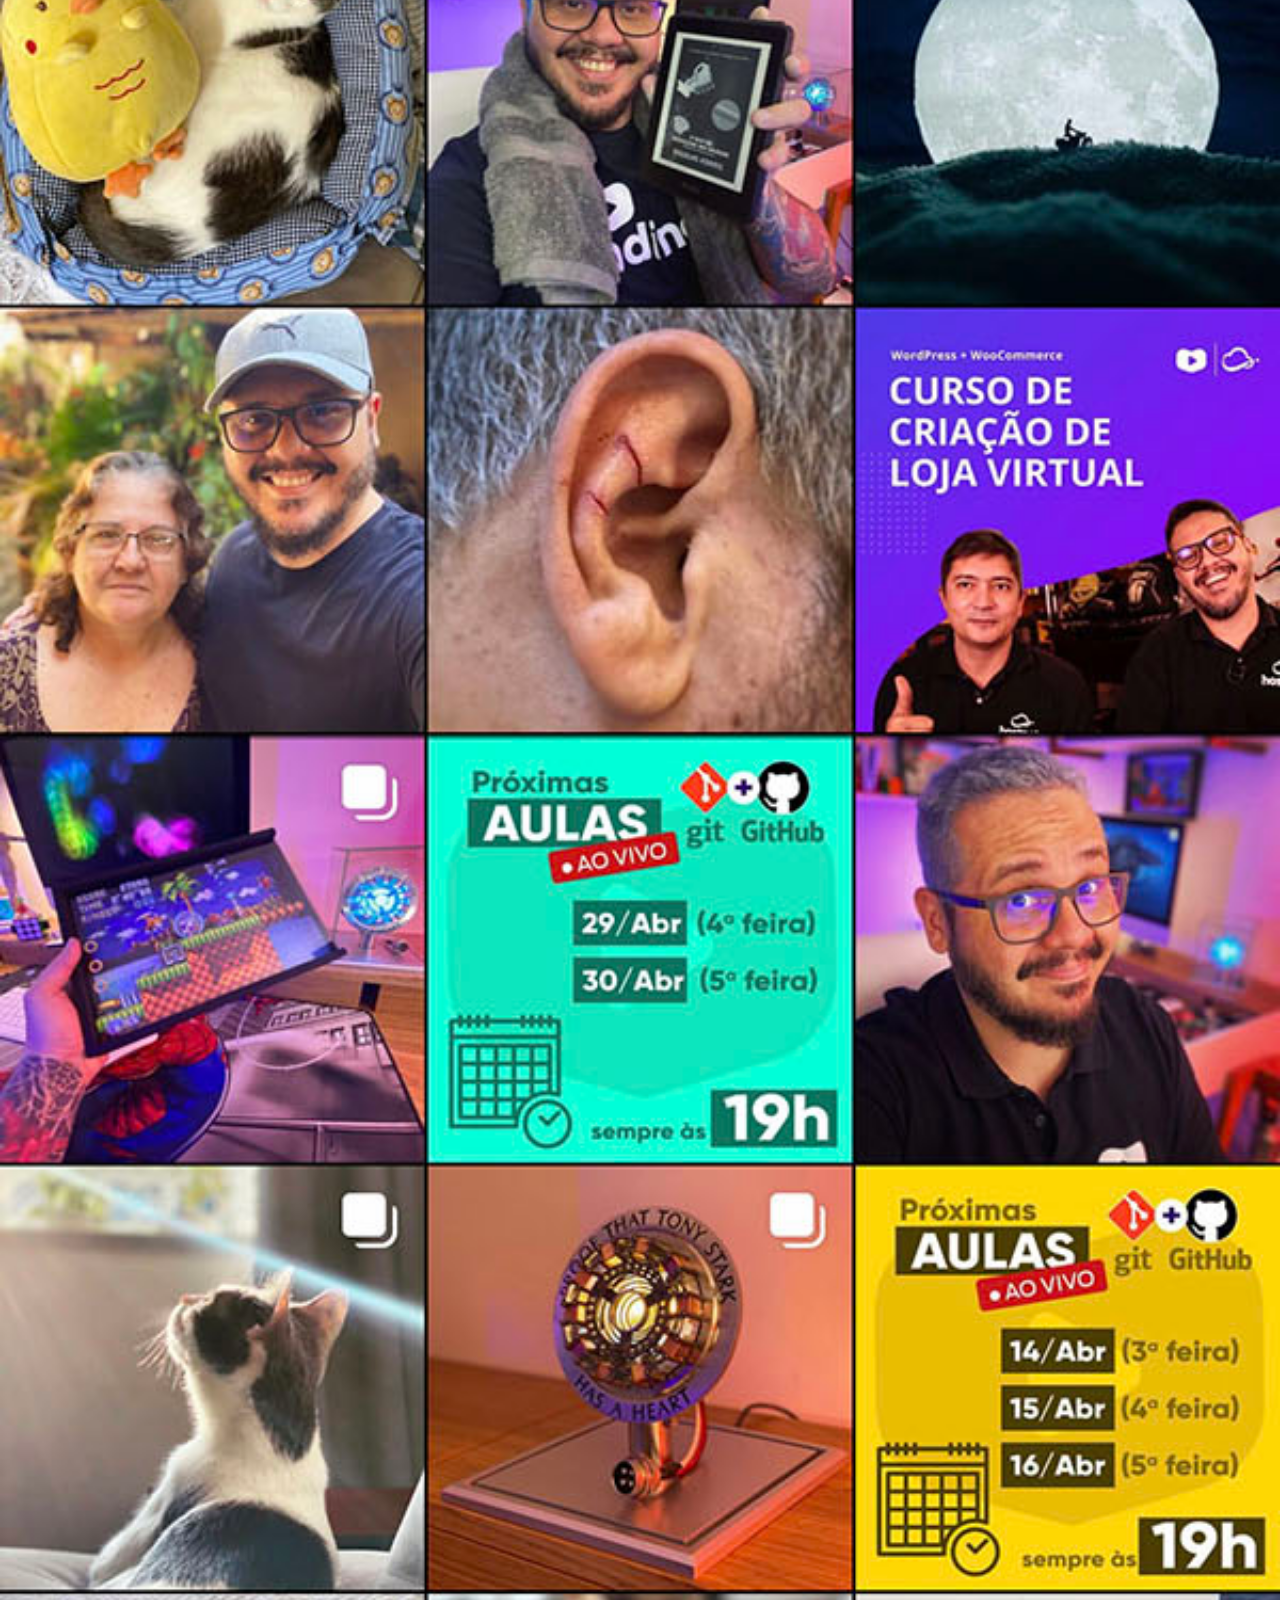
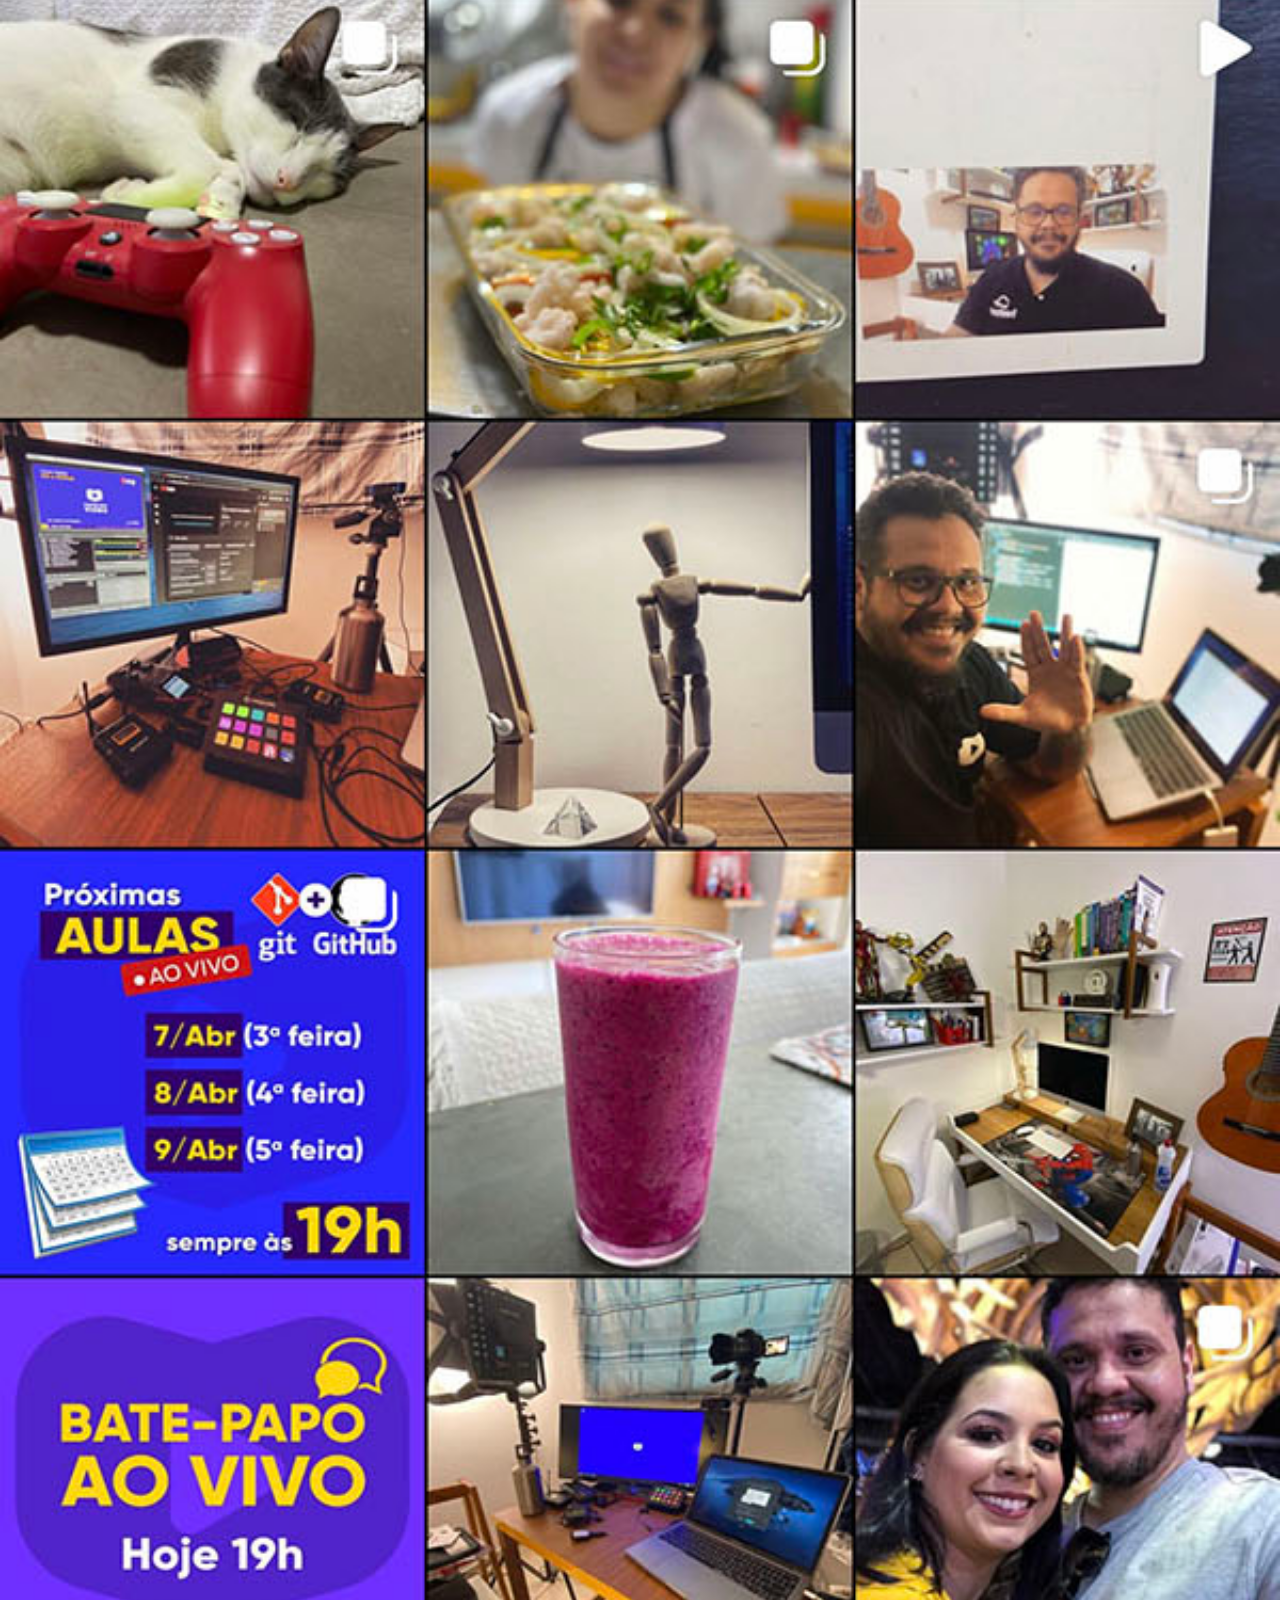
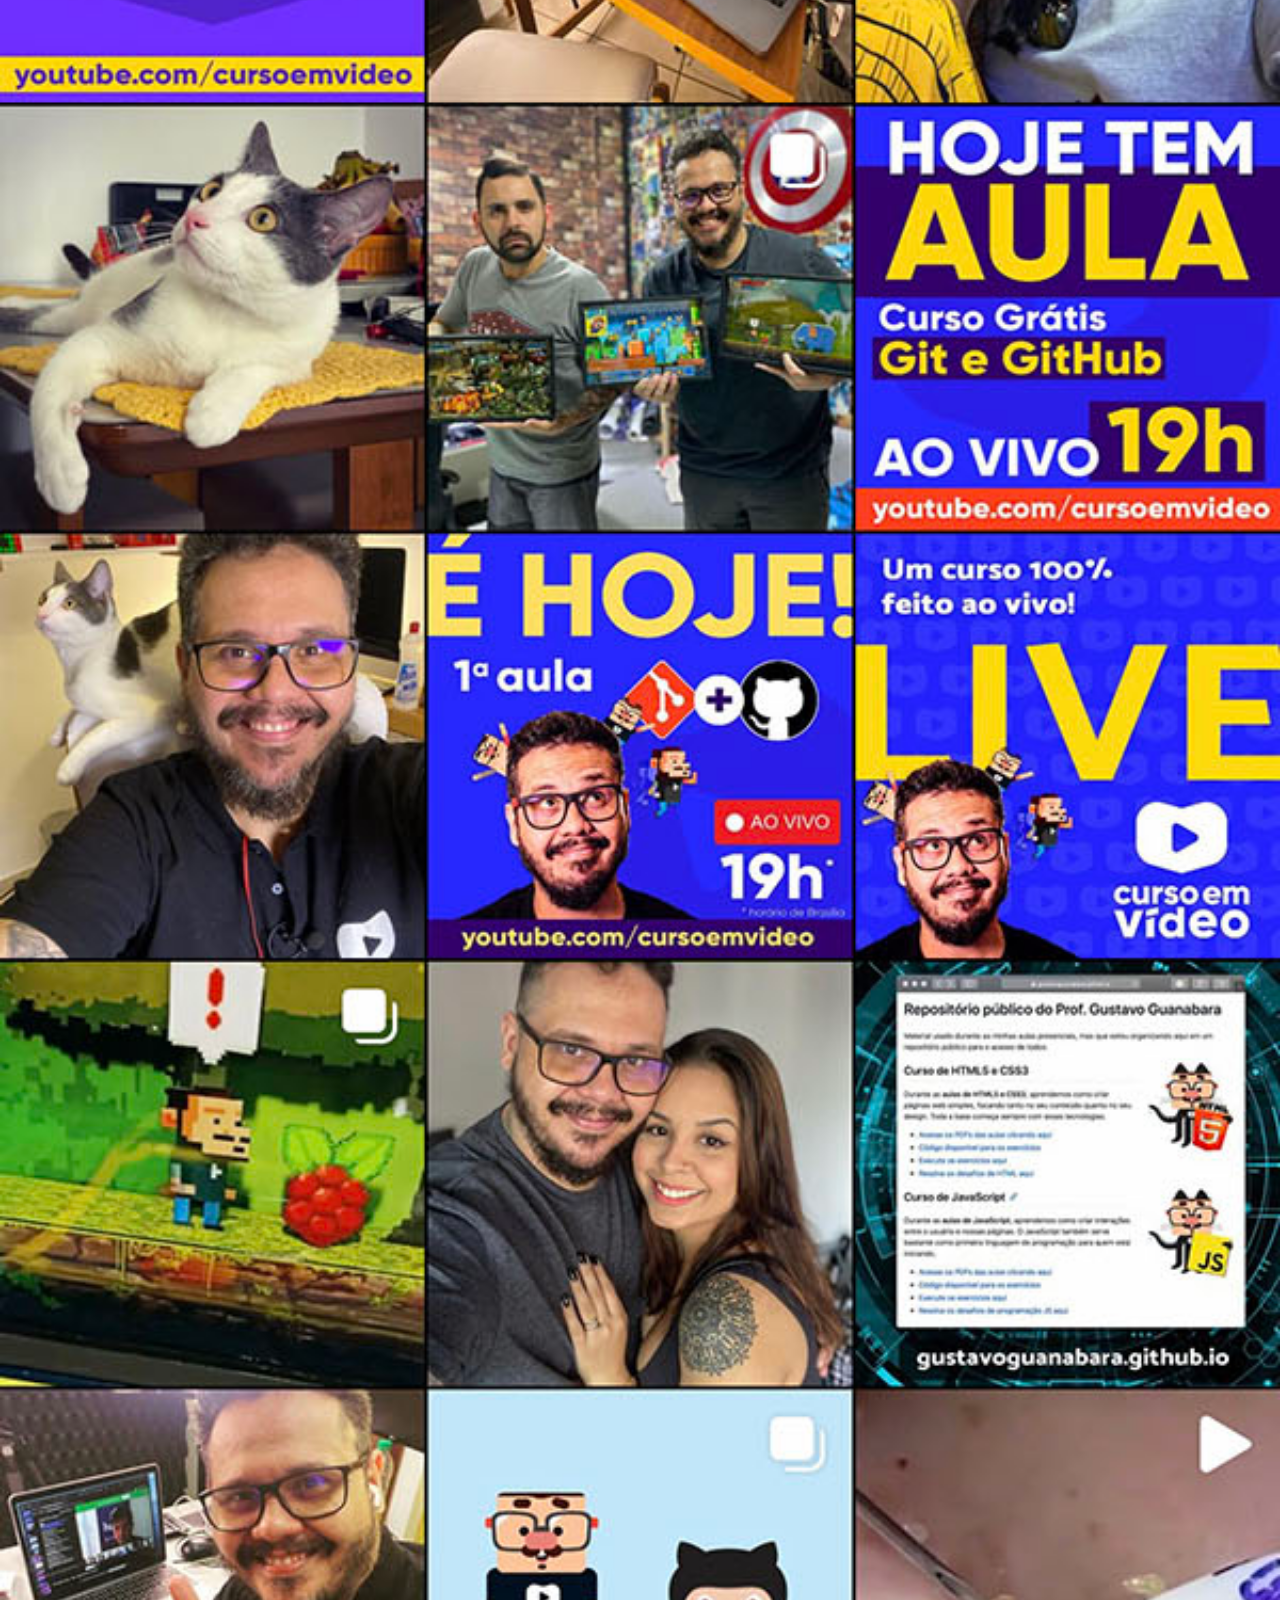
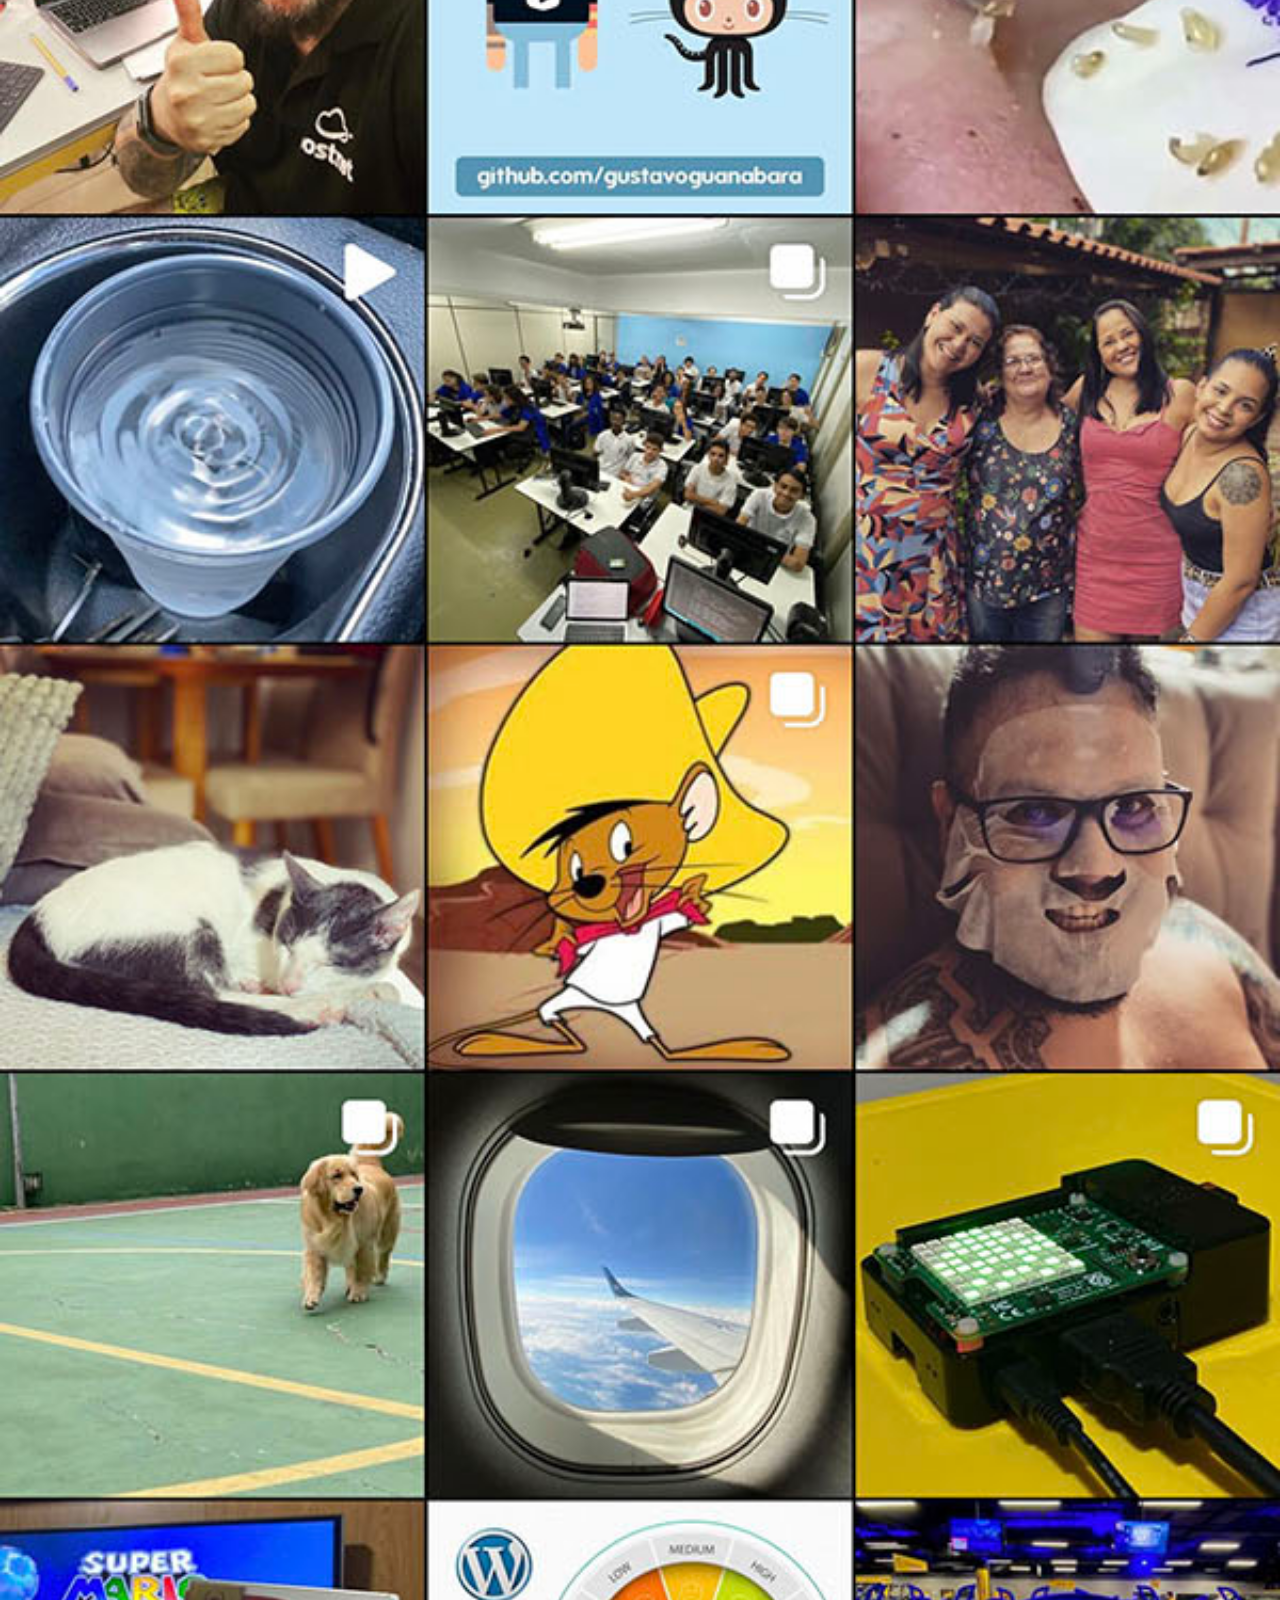
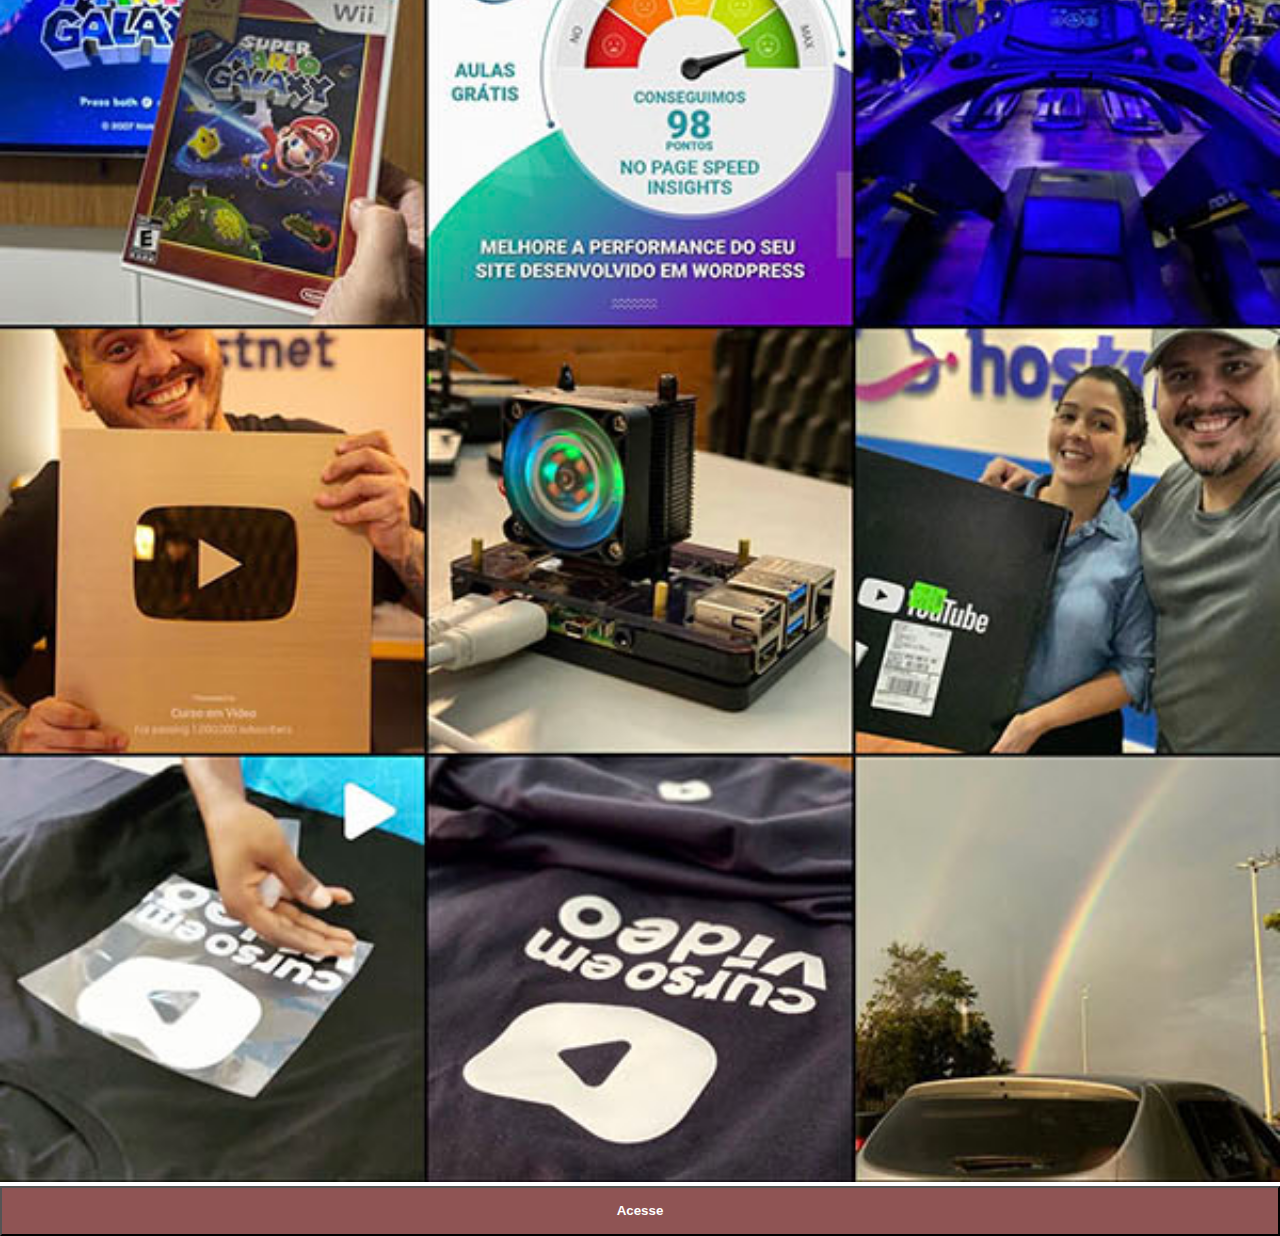
<file: projetosocial/instagram.html>
<!DOCTYPE html>
<html lang="pt-br">
<head>
    <meta charset="UTF-8">
    <meta http-equiv="X-UA-Compatible" content="IE=edge">
    <meta name="viewport" content="width=device-width, initial-scale=1.0">
    <title>Instagram</title>
    <link rel="stylesheet" href="style/style1.css">
</head>

<body>
    <img src="imagens/tela-instagram.jpg" alt="tela-instagram">

    <a href="https://www.instagram.com/gustavoguanabara/" target="_blank"><button>Acesse</button></a>
</body>
</html>
</file>
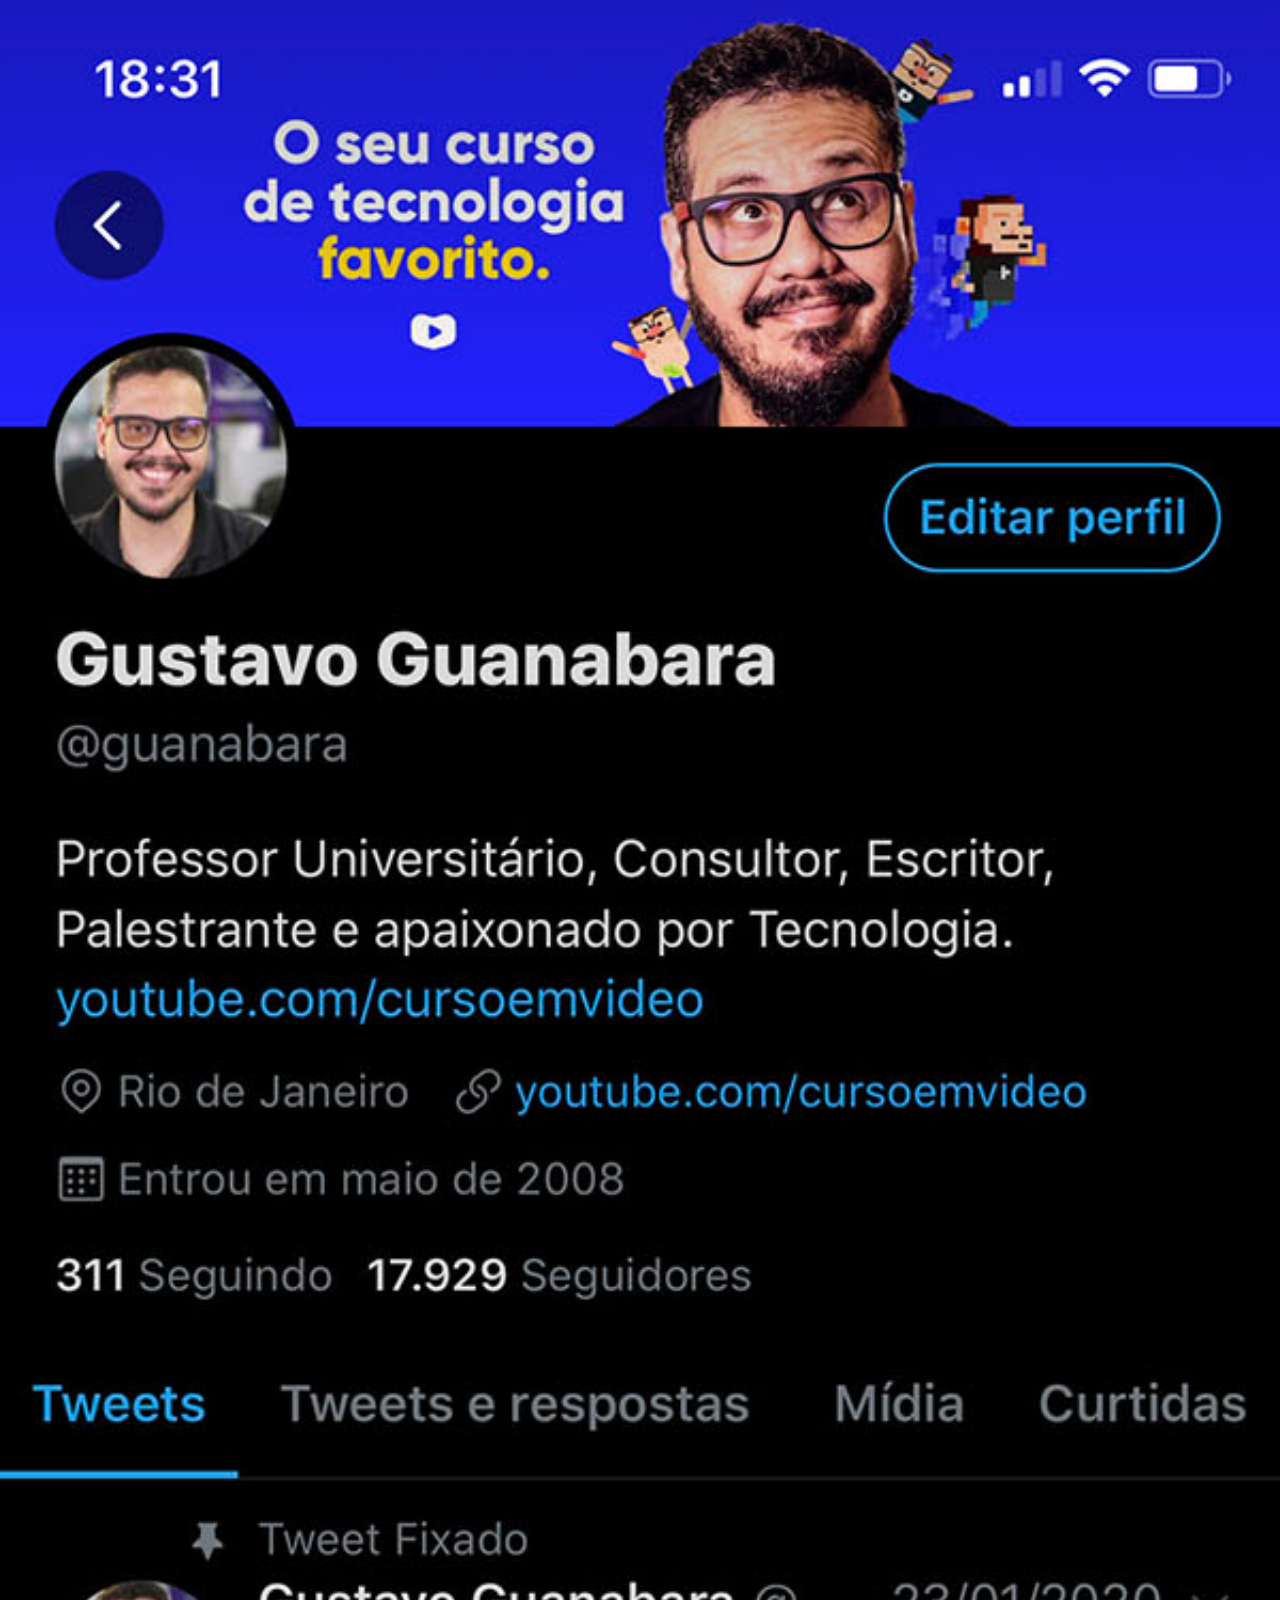
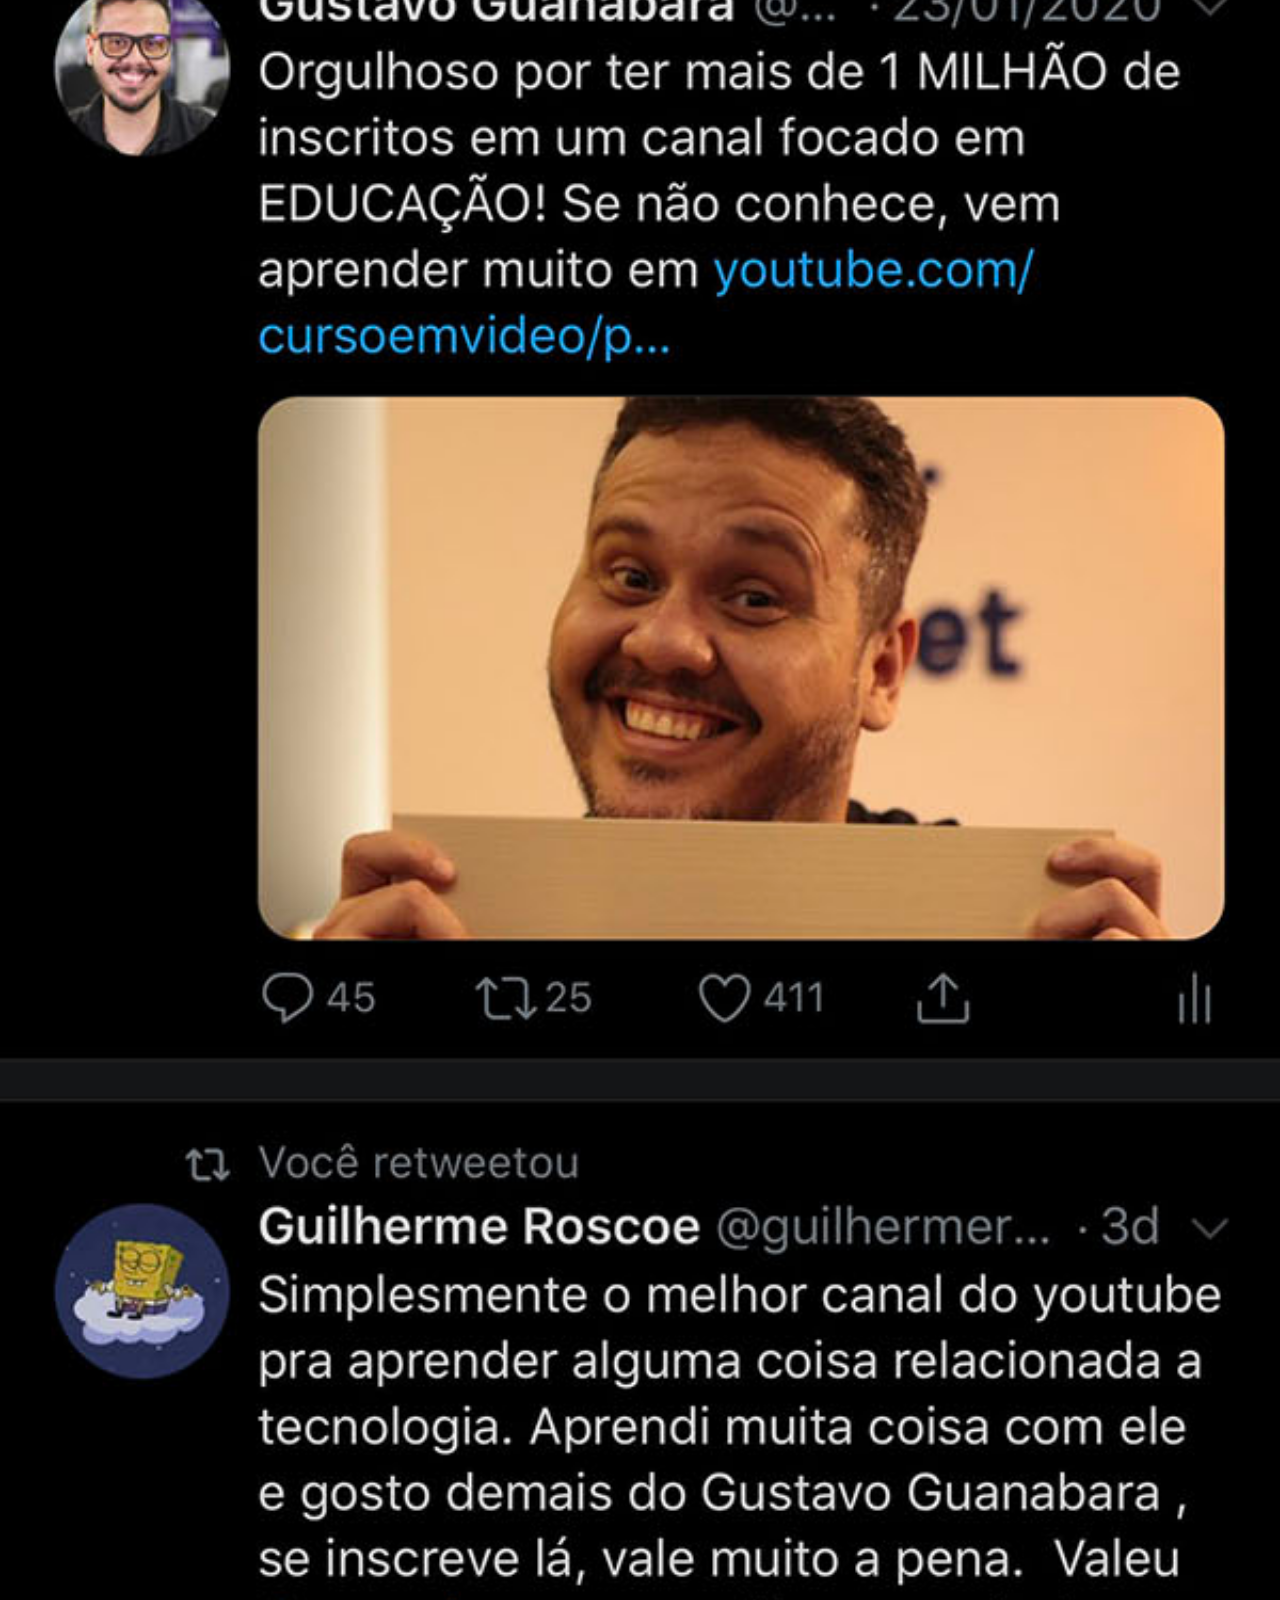
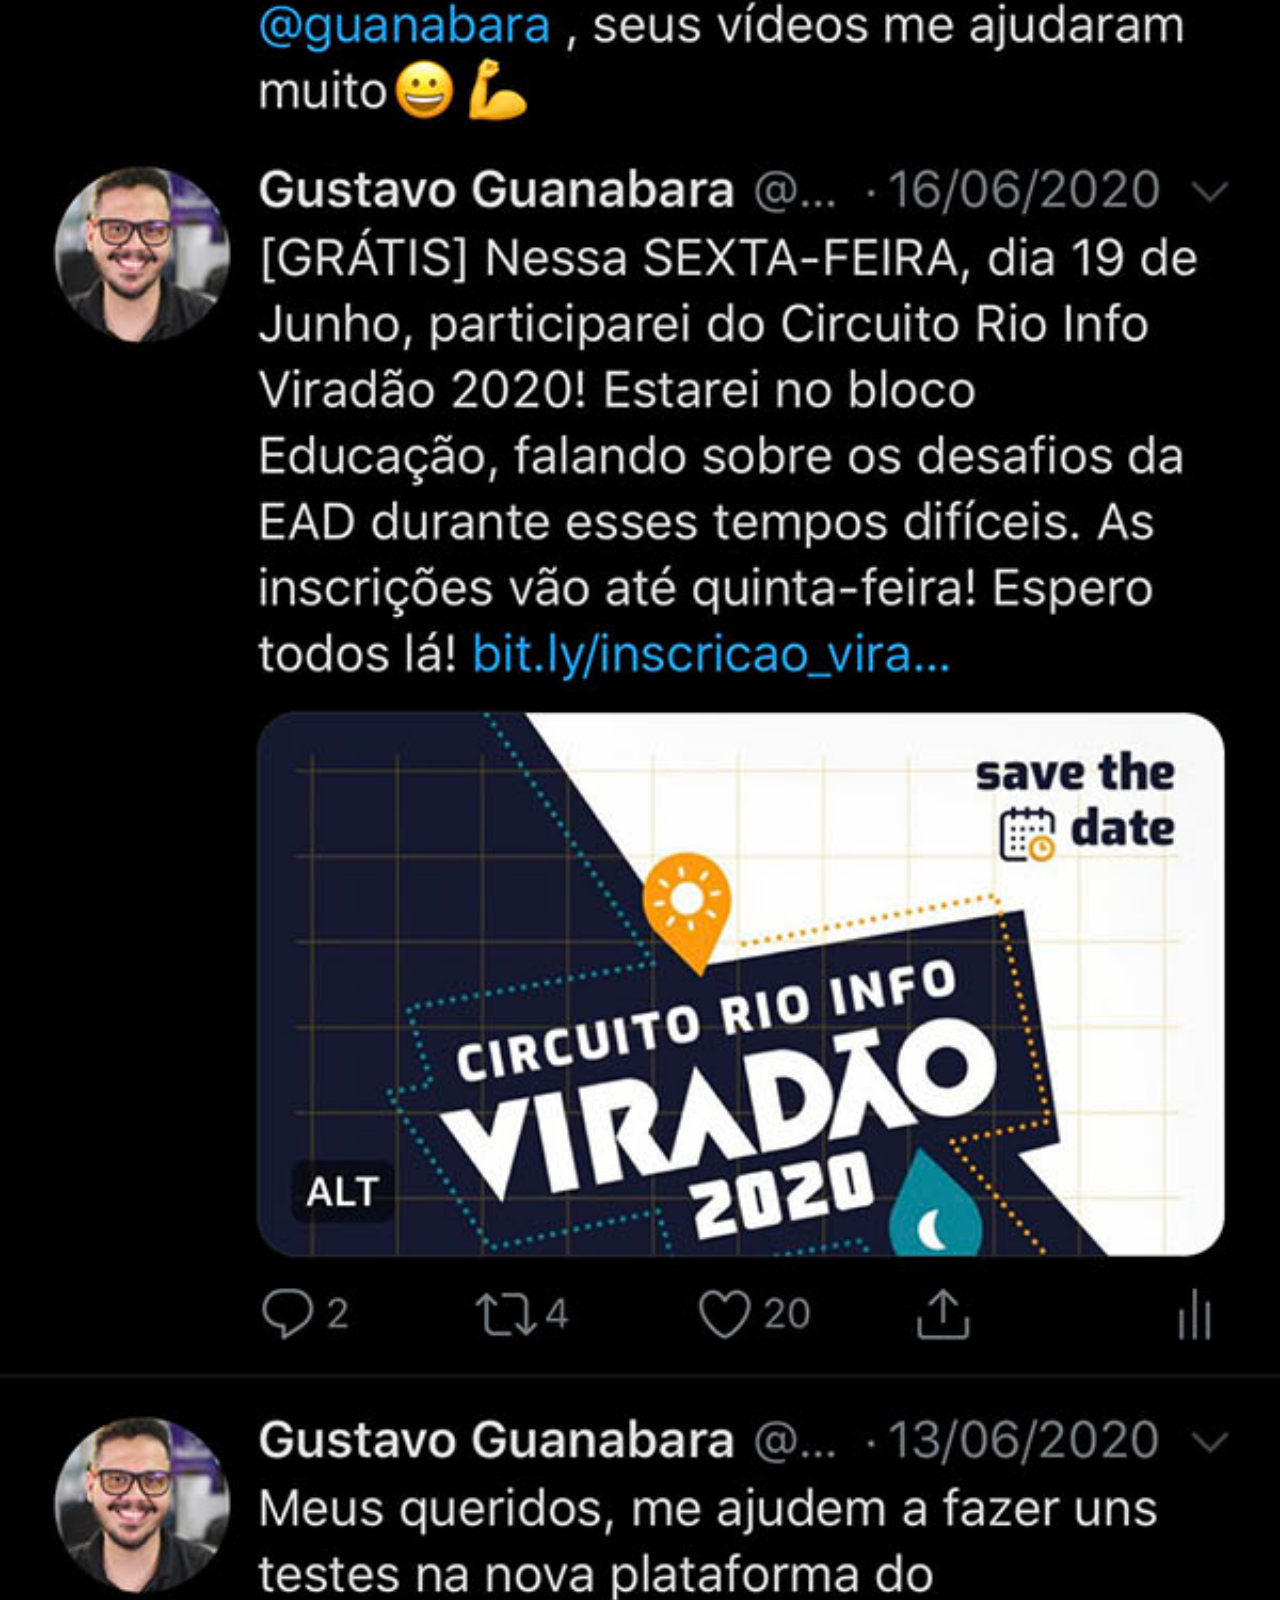
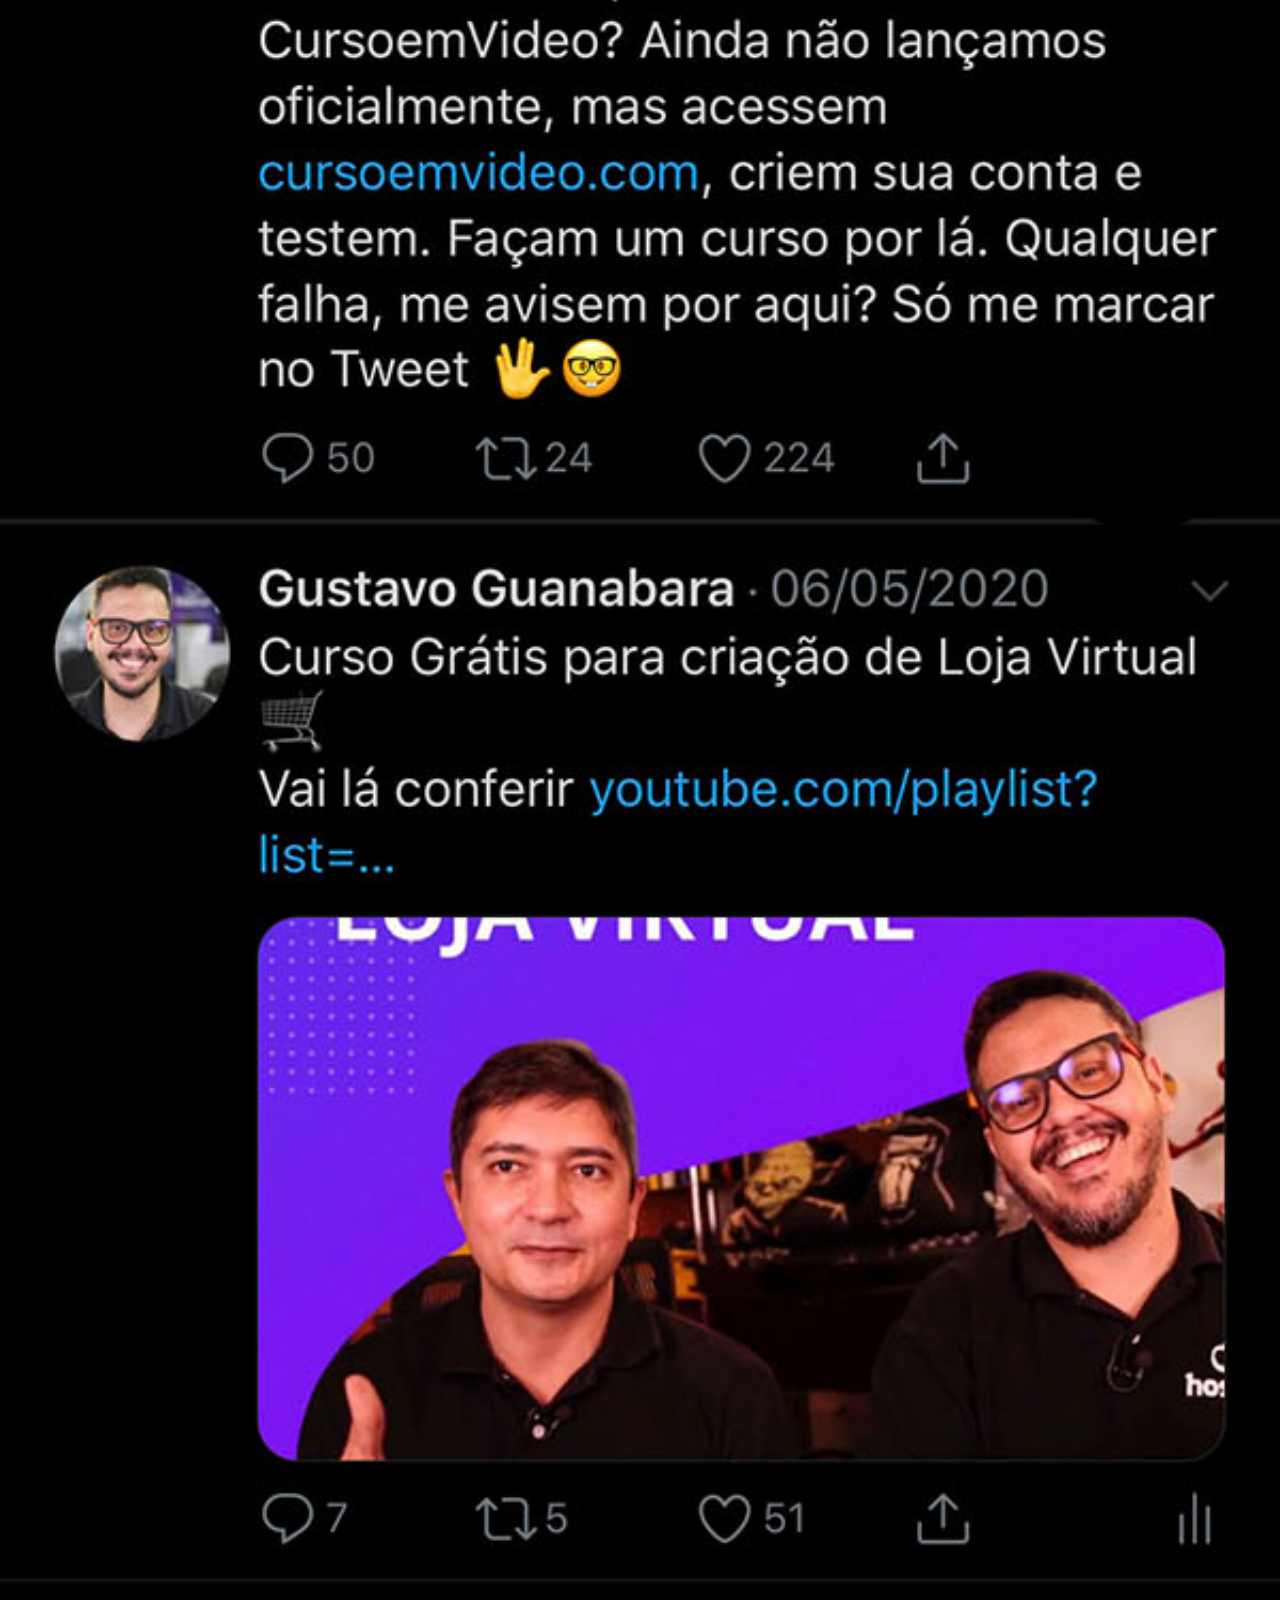
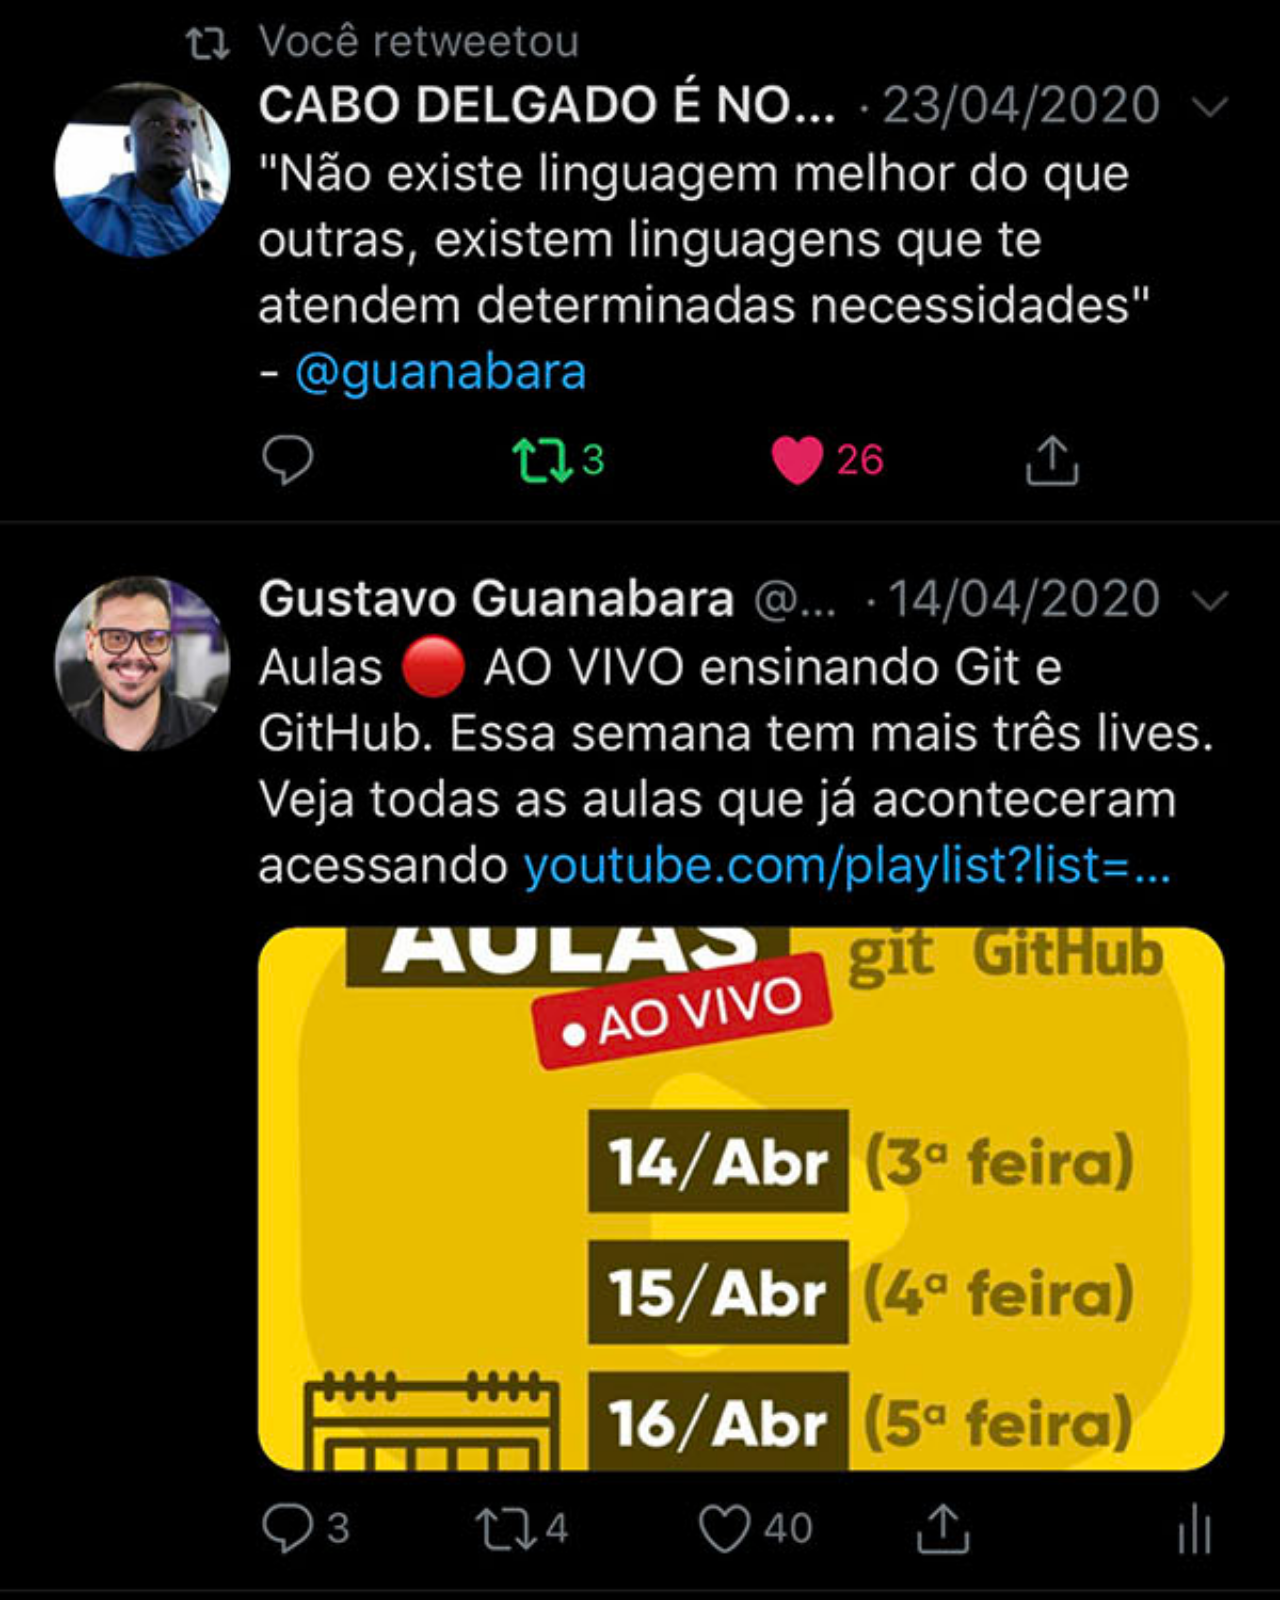
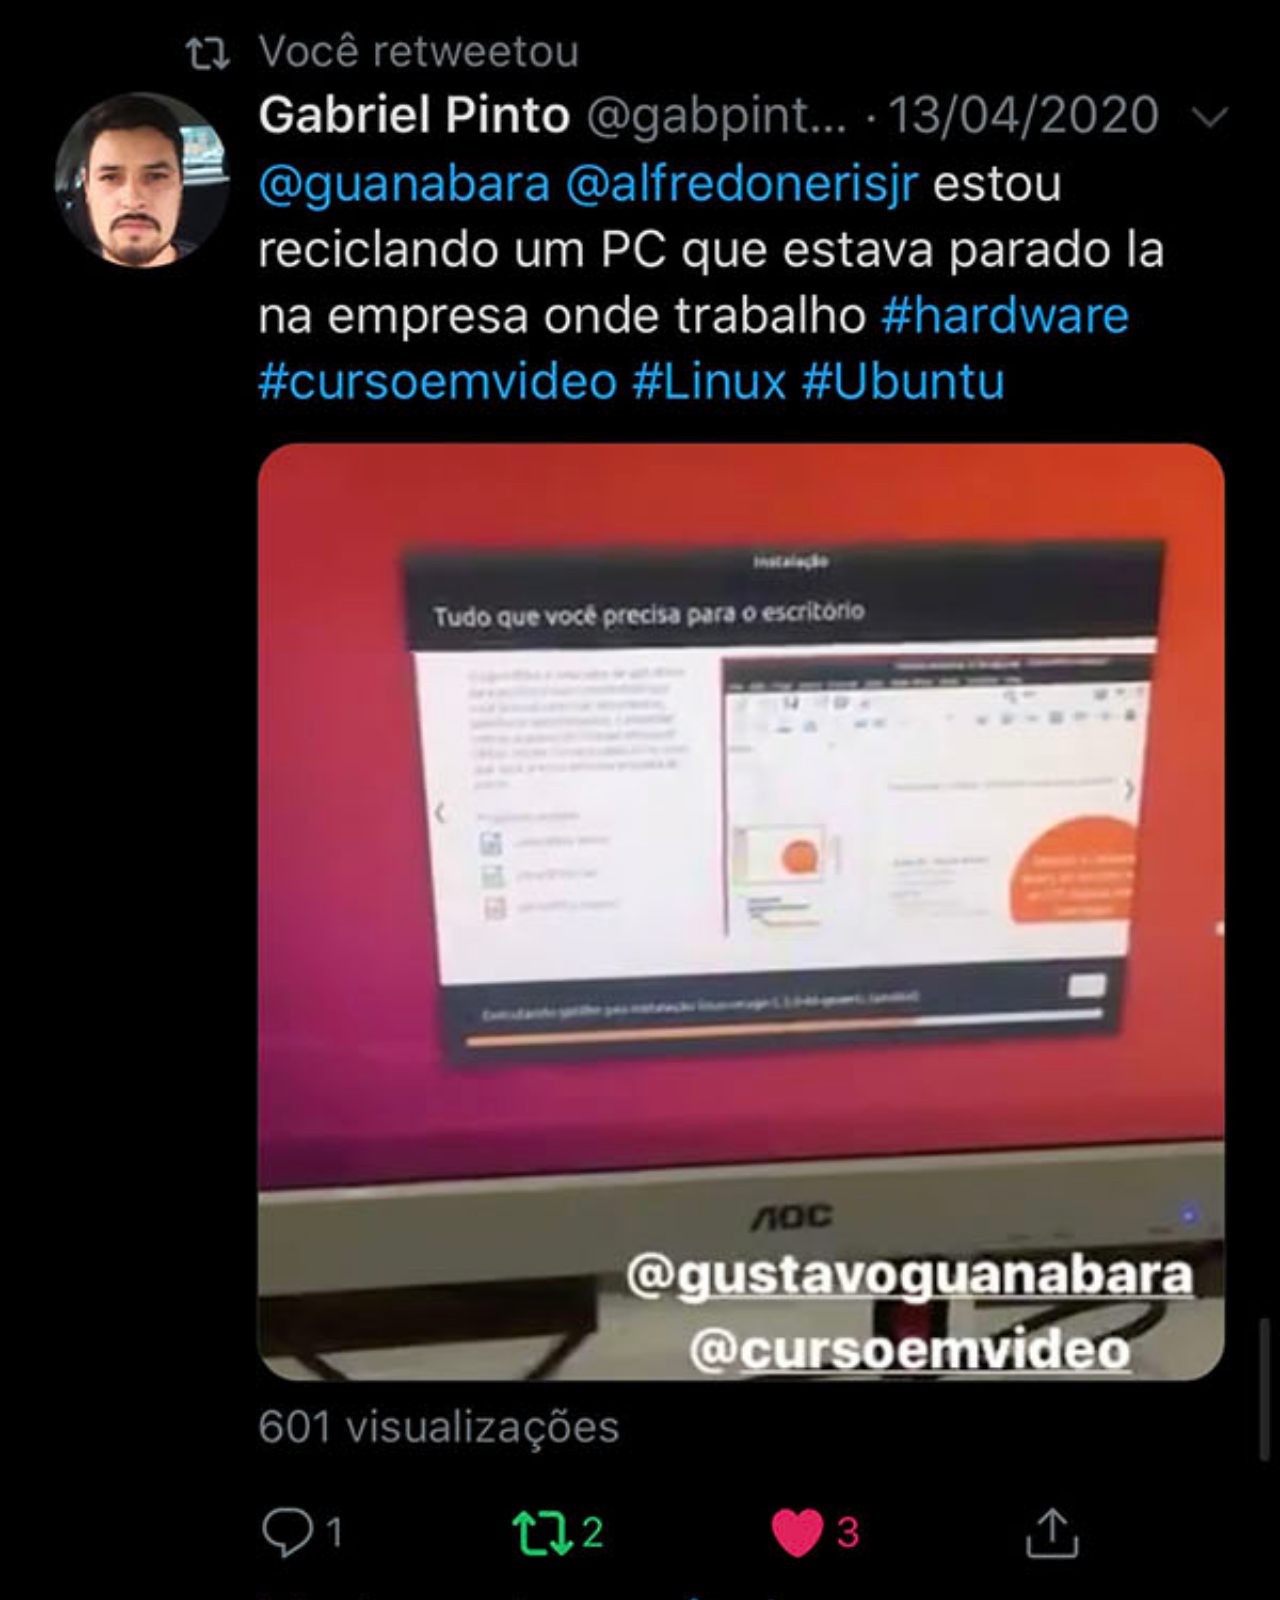
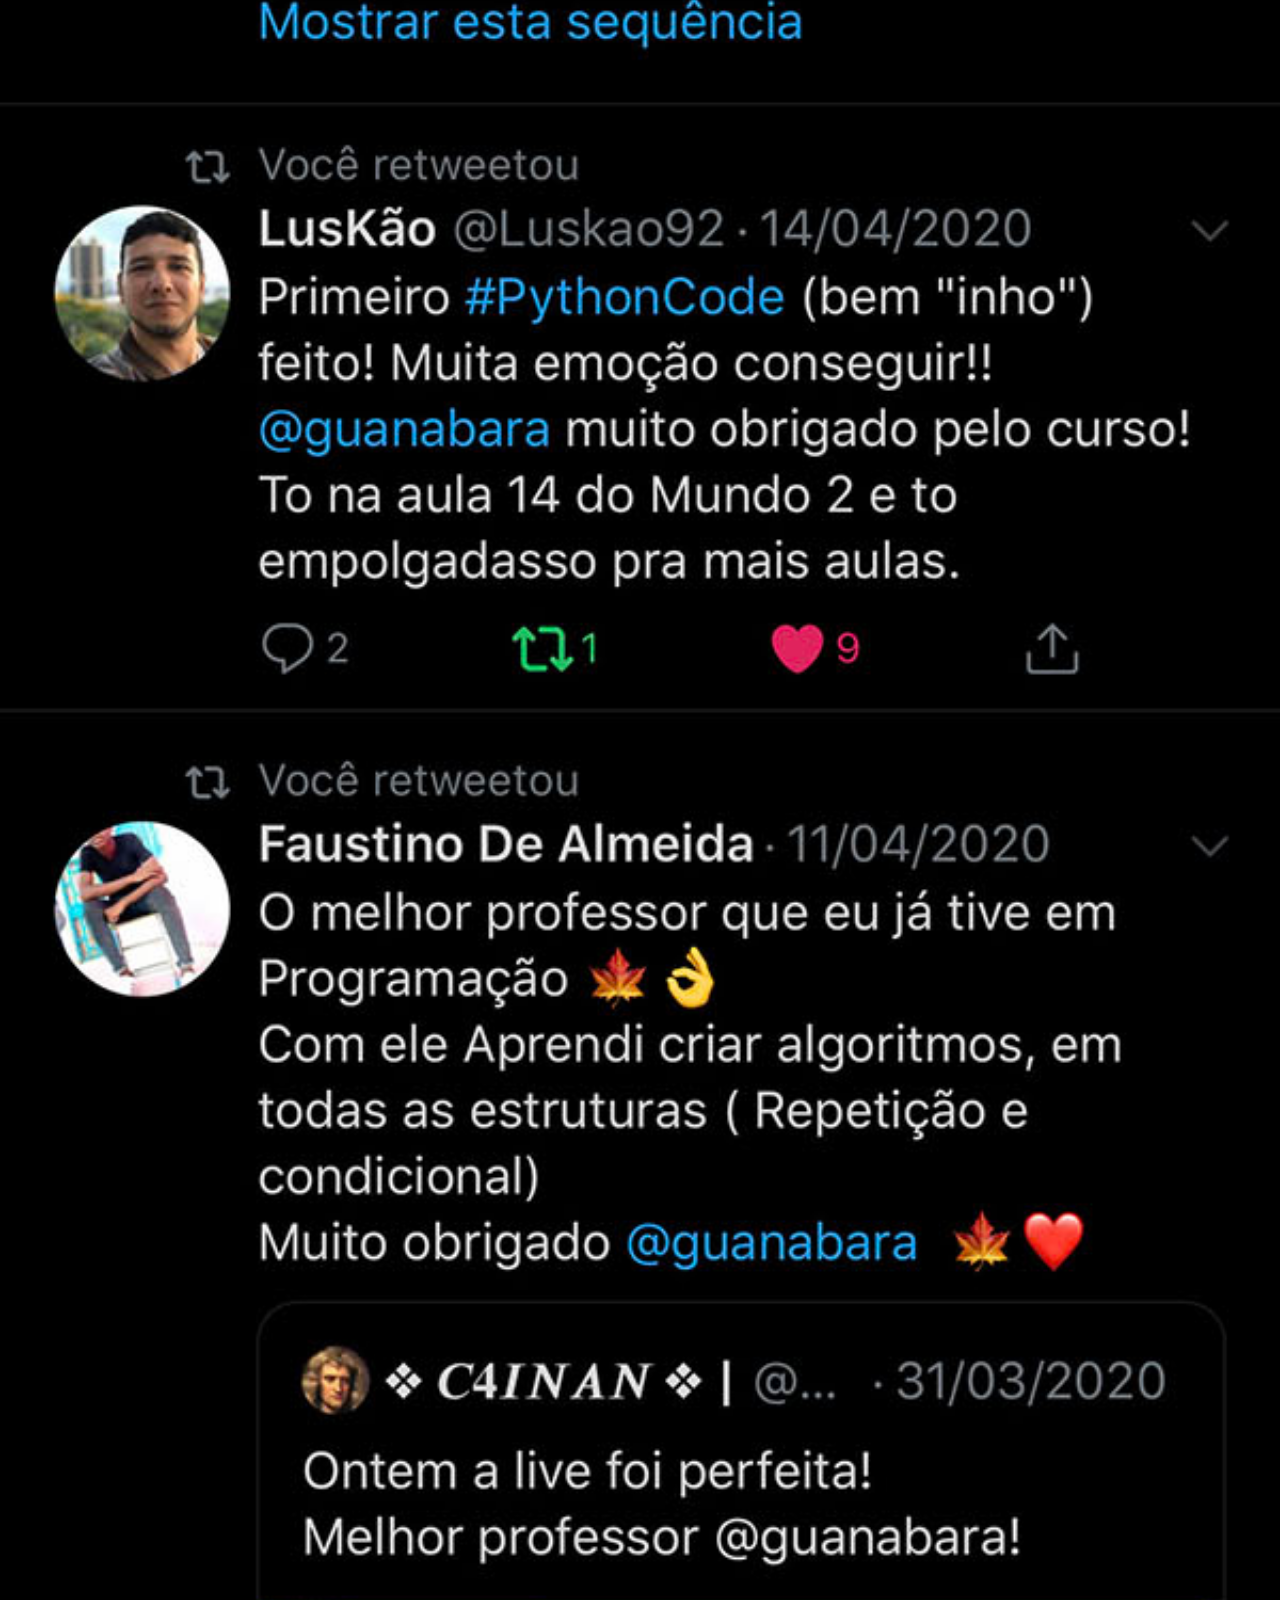
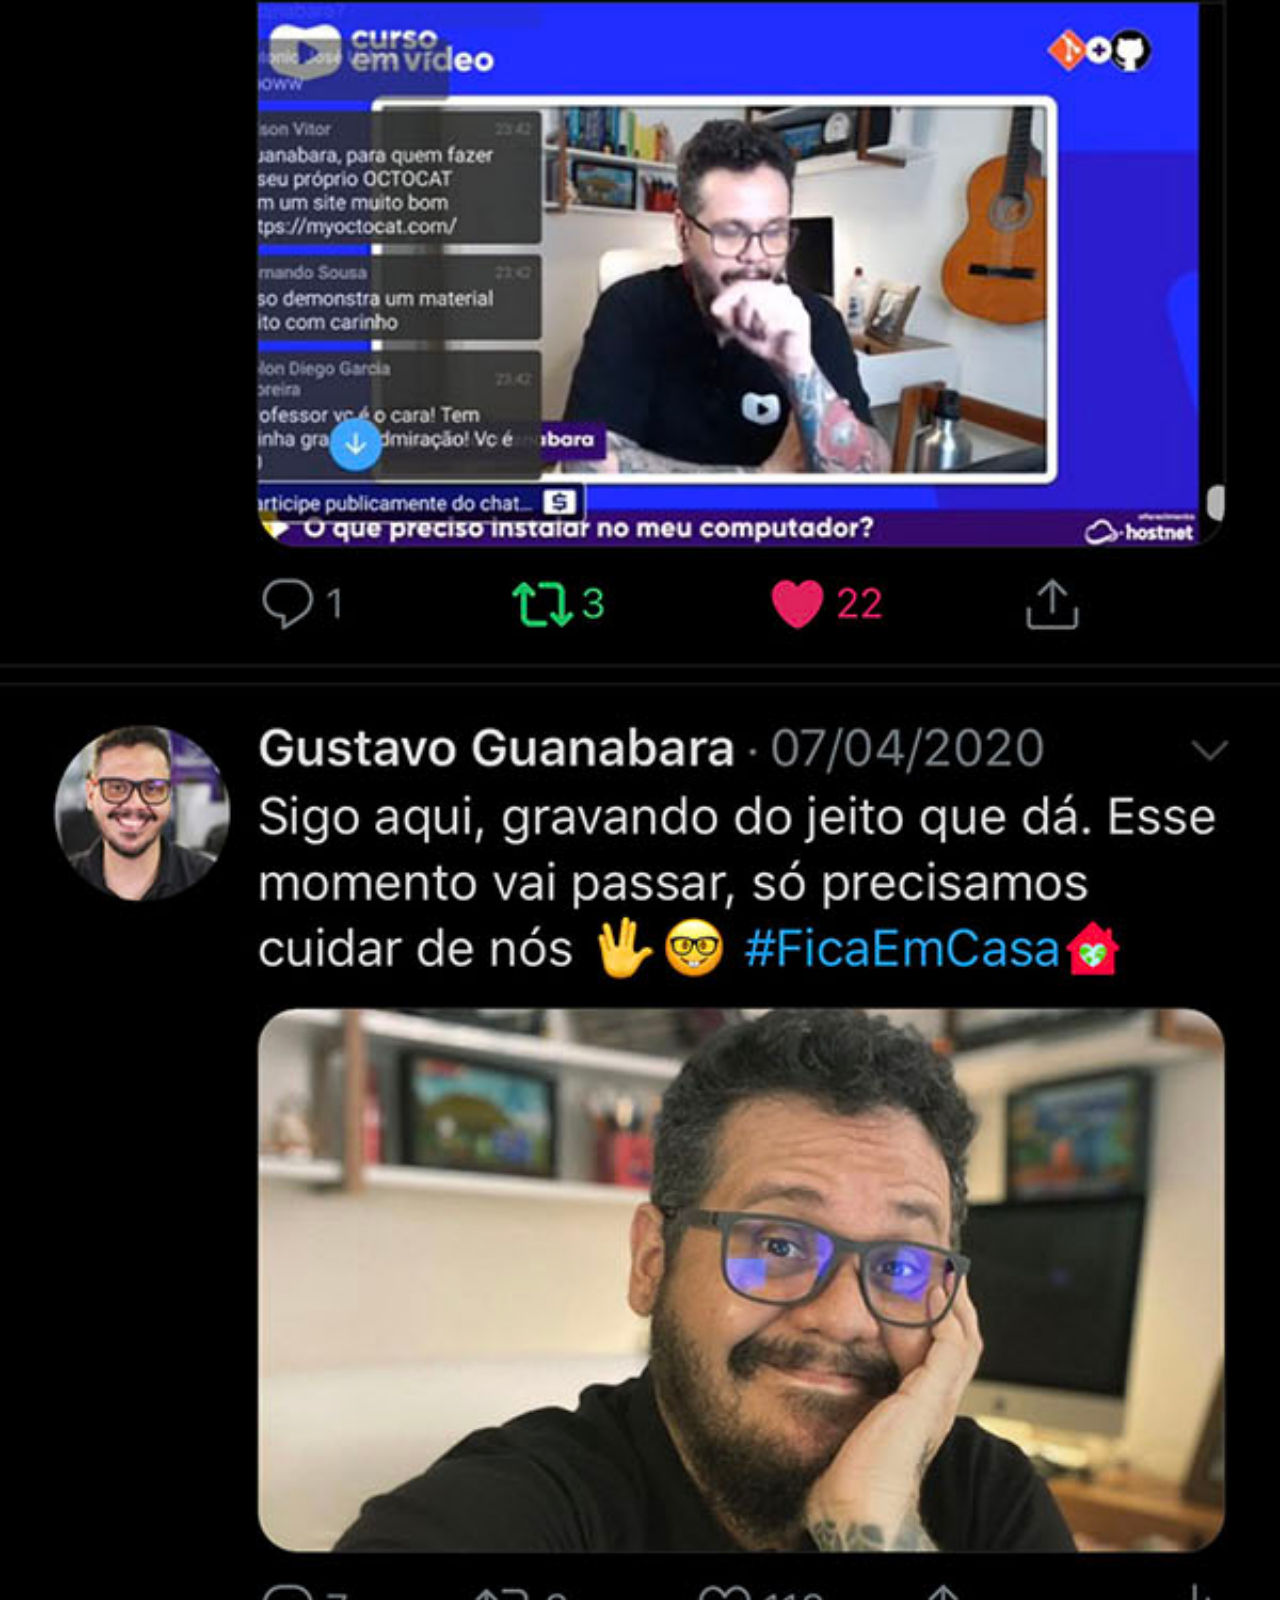
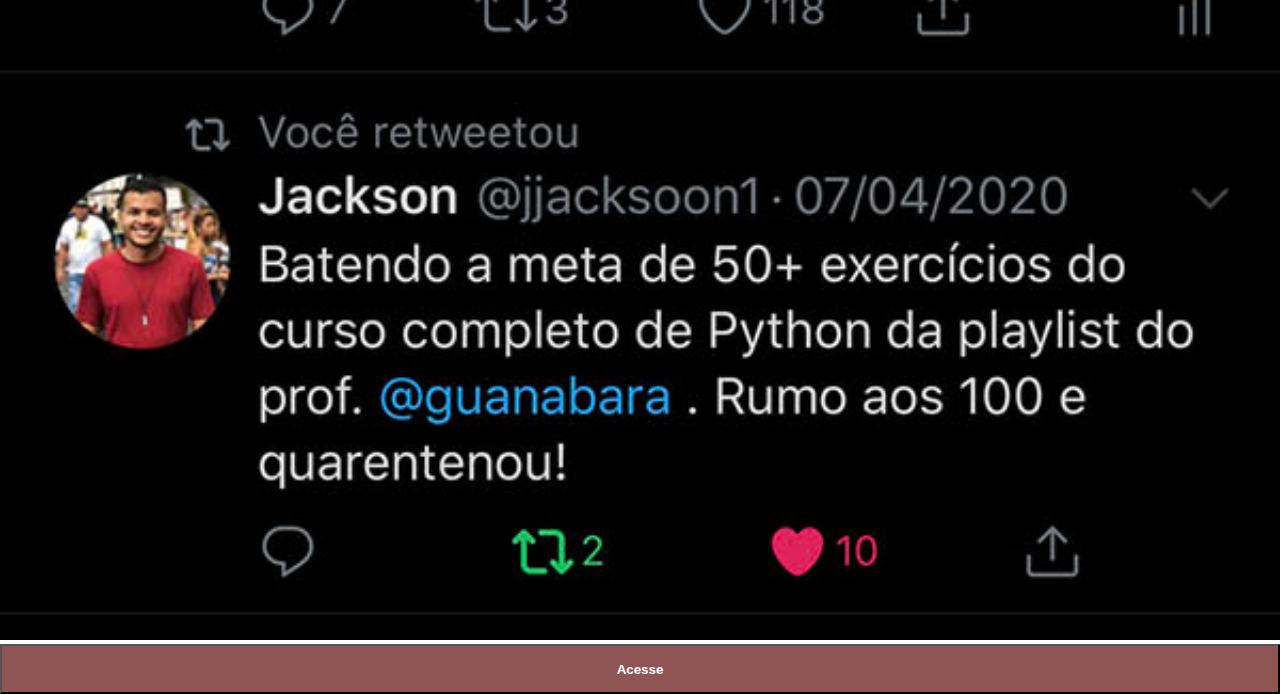
<file: projetosocial/twitter.html>
<!DOCTYPE html>
<html lang="pt-br">
<head>
    <meta charset="UTF-8">
    <meta http-equiv="X-UA-Compatible" content="IE=edge">
    <meta name="viewport" content="width=device-width, initial-scale=1.0">
    <link rel="stylesheet" href="style/style1.css">
    <title>Twitter</title>
</head>
<body>
    <img src="imagens/tela-twitter.jpg" alt="twitter">
    <a href="https://twitter.com/guanabara"><button>Acesse</button></a>
</body>
</html>
</file>
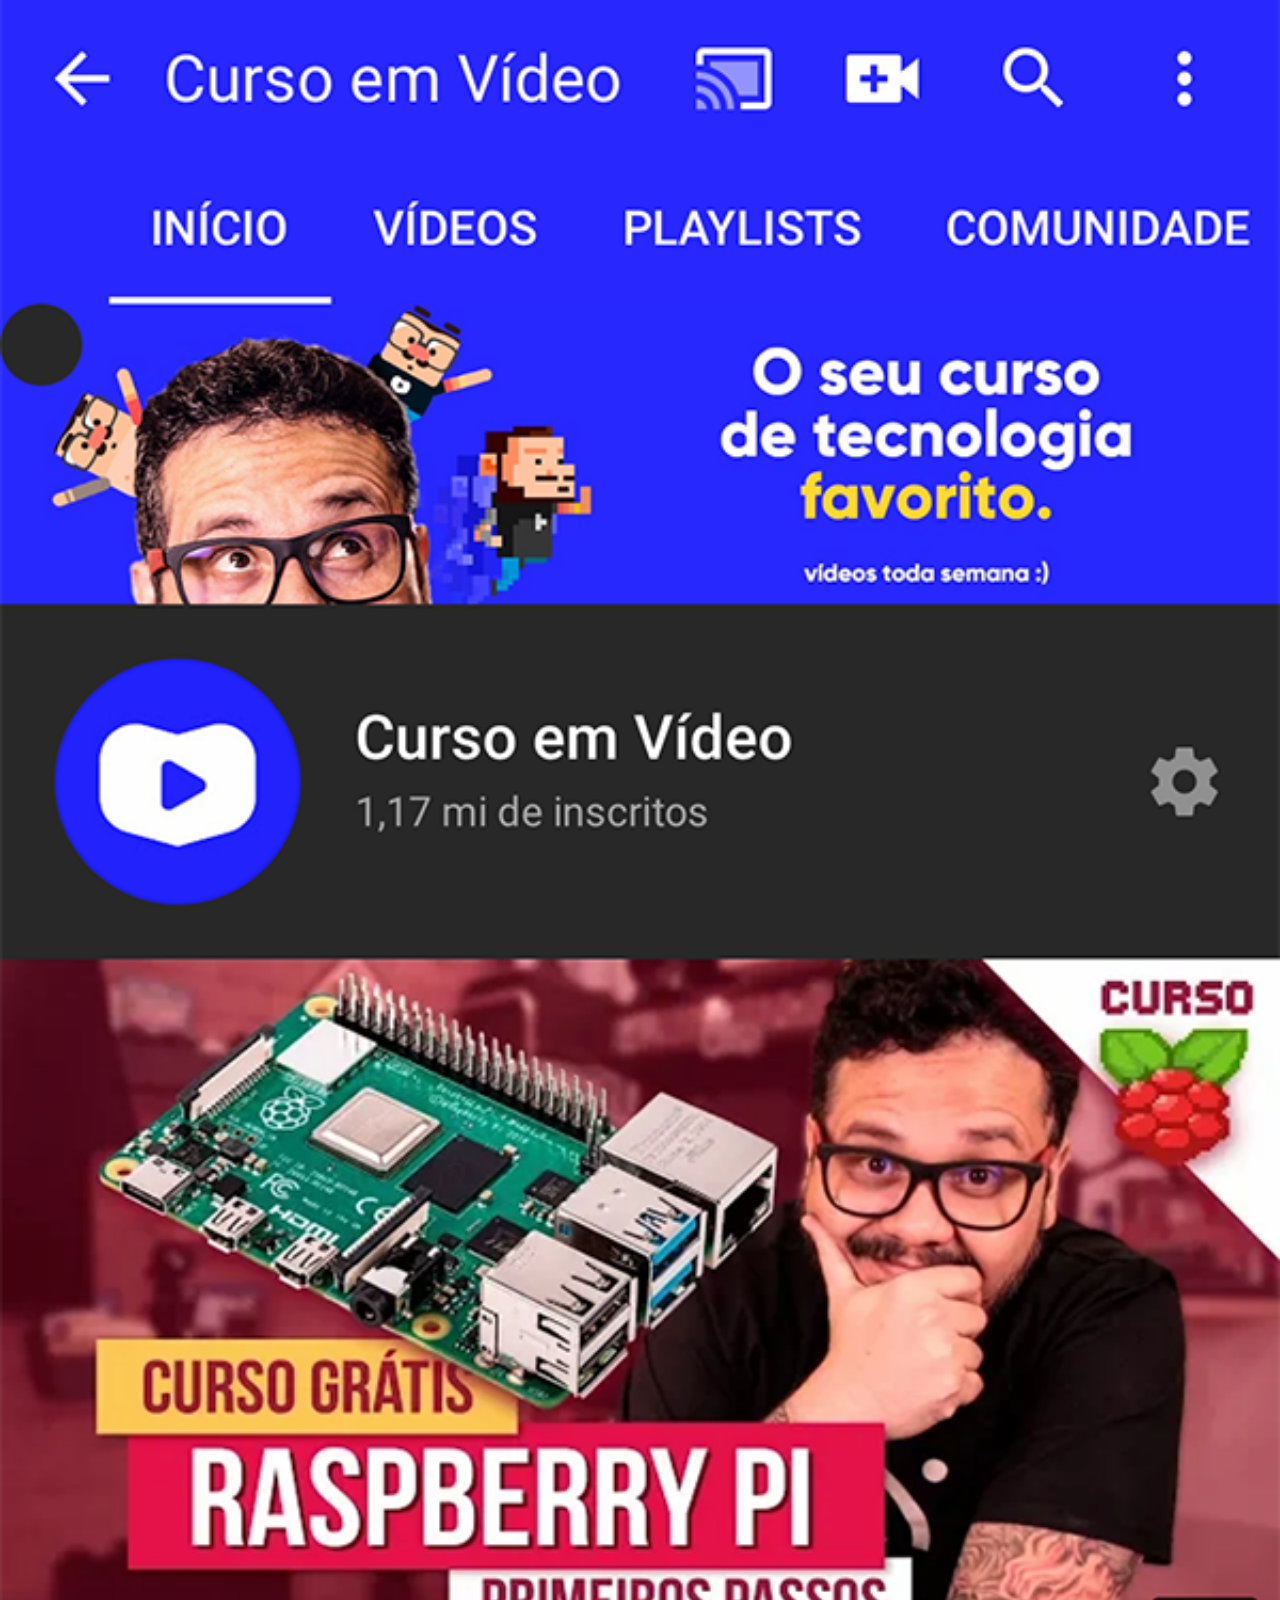
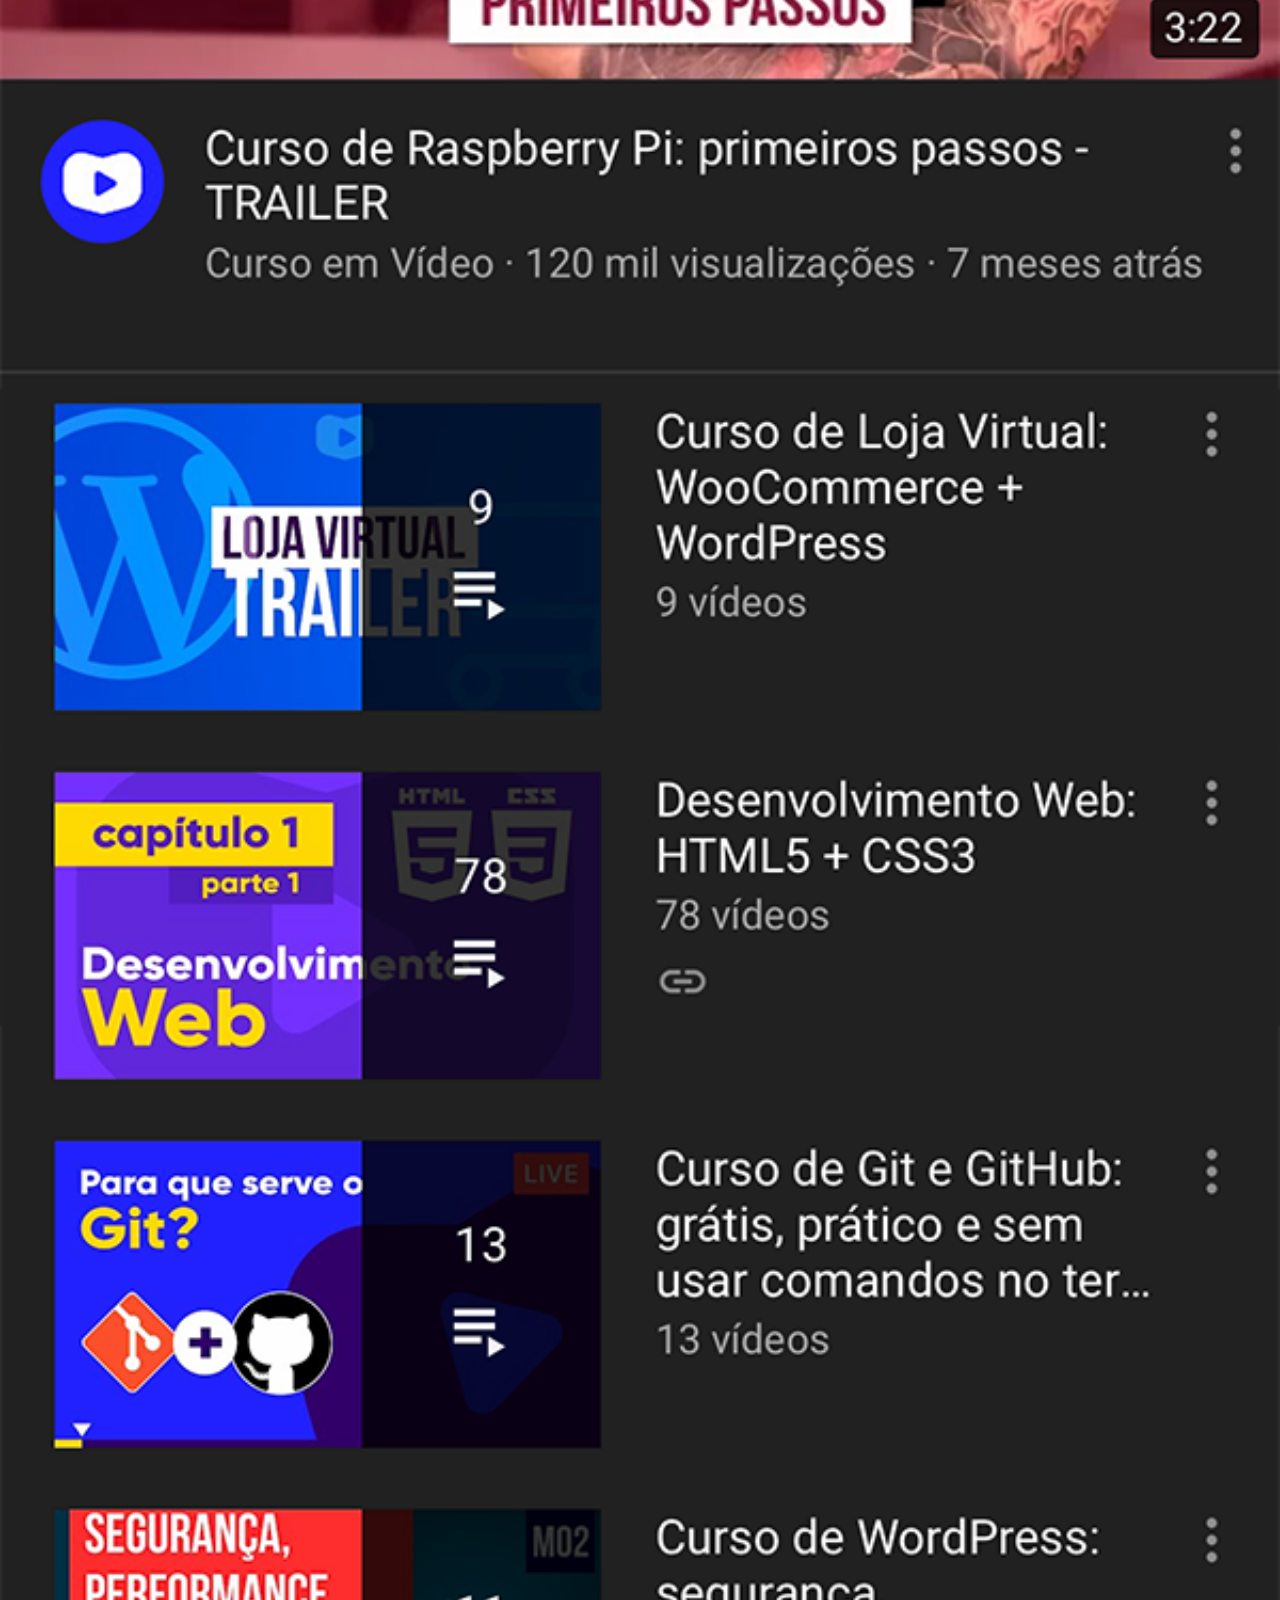
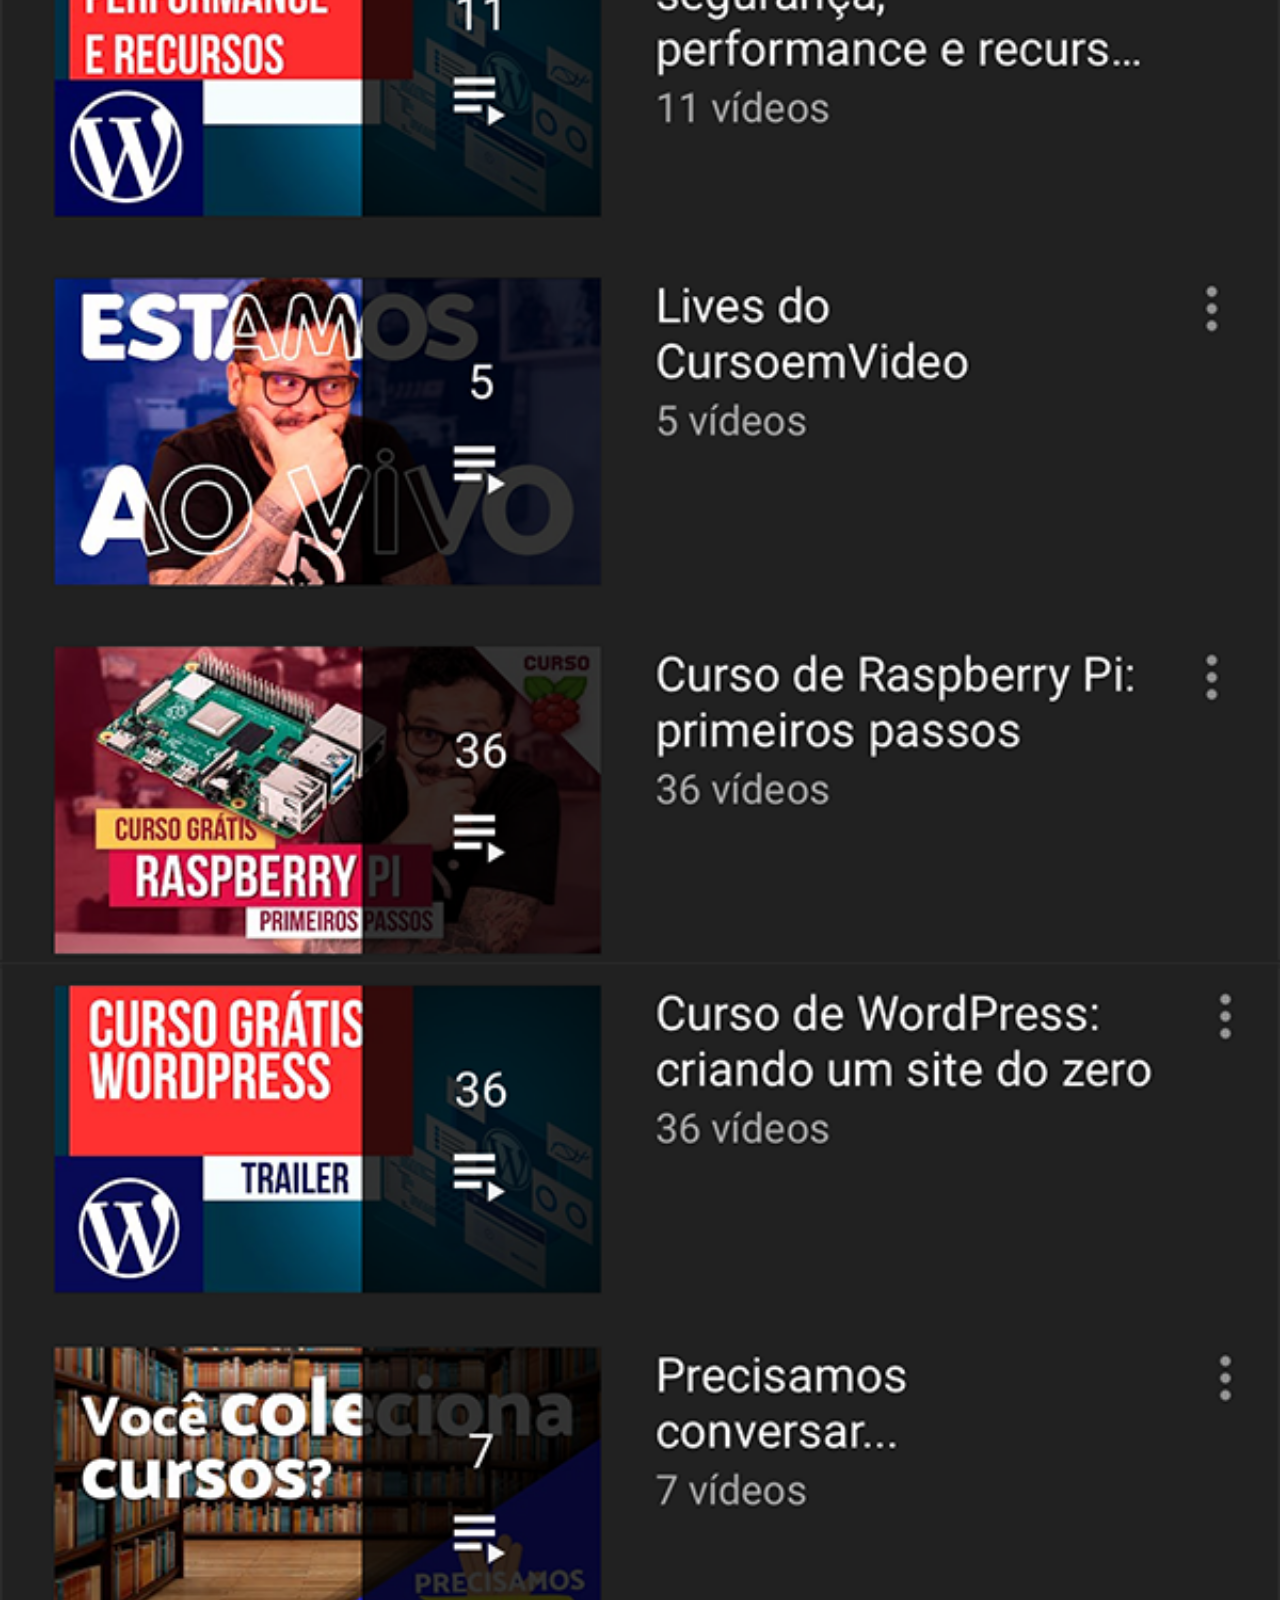
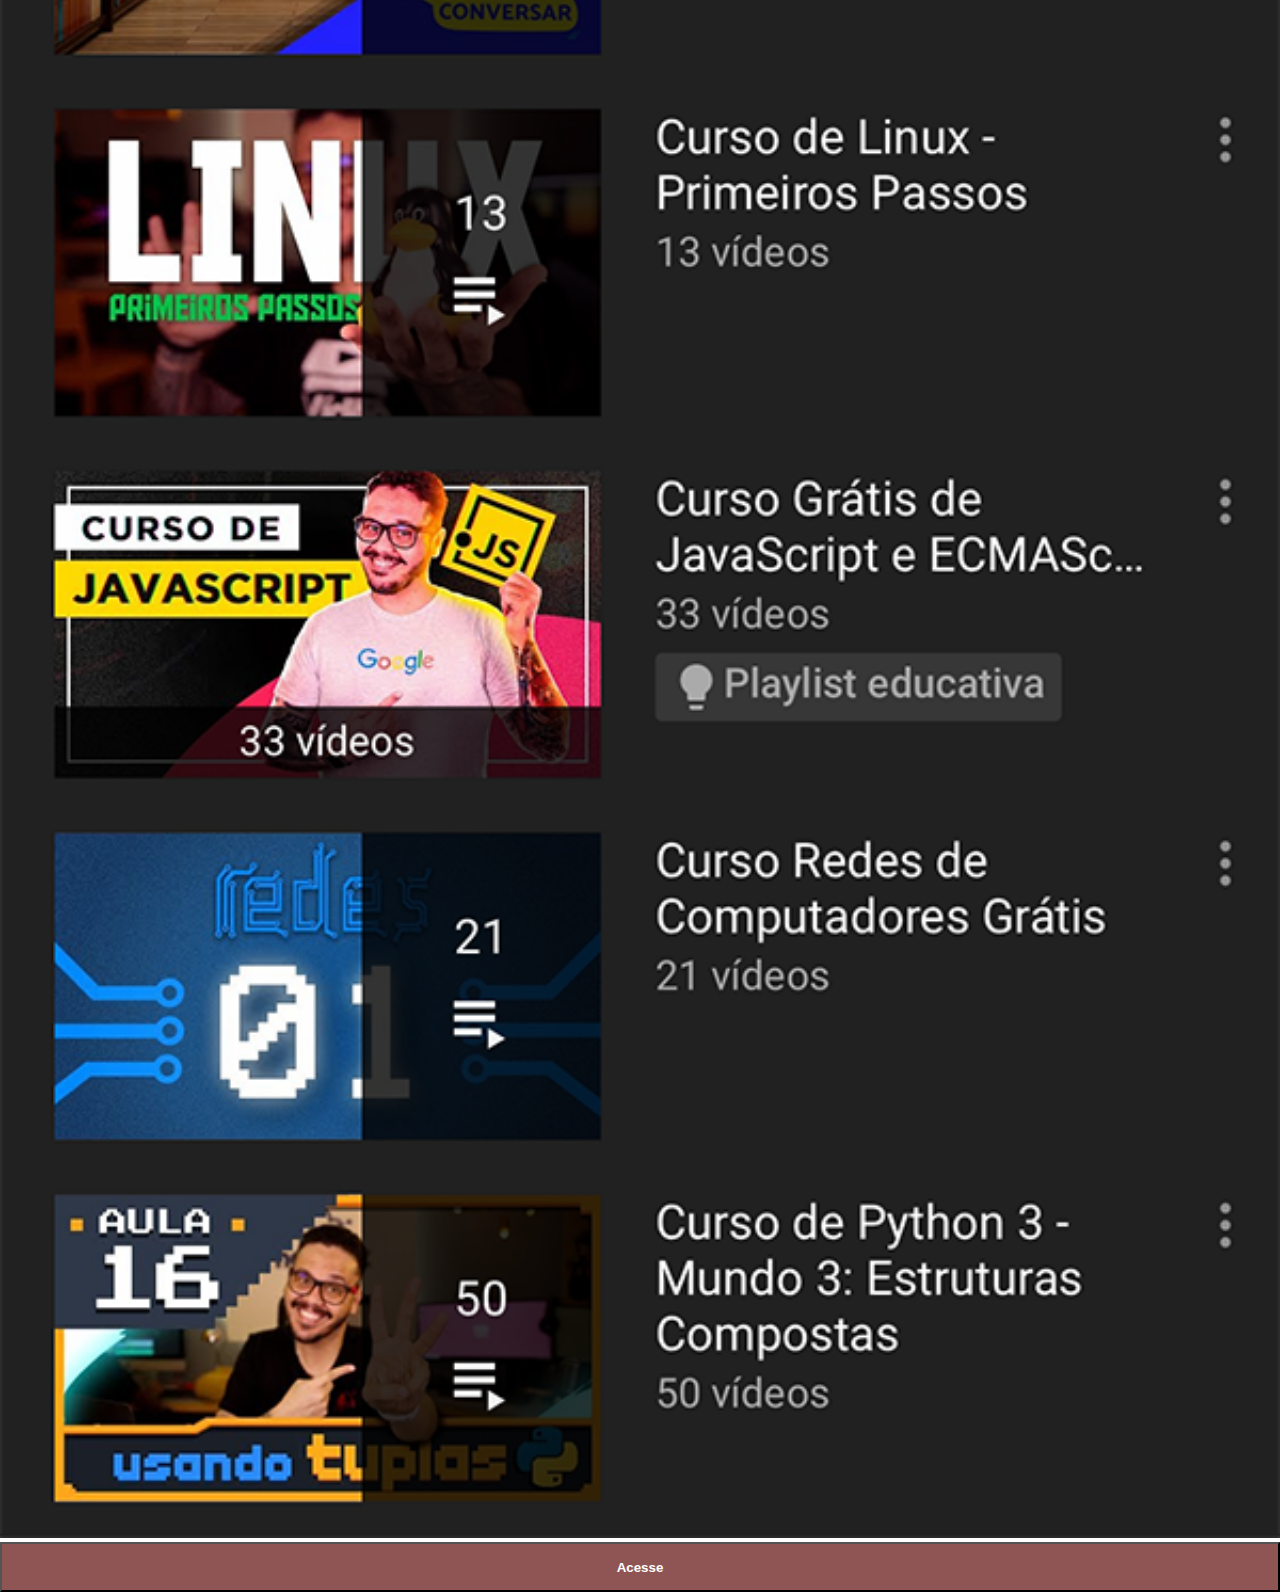
<file: projetosocial/youtube.html>
<!DOCTYPE html>
<html lang="pt-br">
<head>
    <meta charset="UTF-8">
    <meta http-equiv="X-UA-Compatible" content="IE=edge">
    <meta name="viewport" content="width=device-width, initial-scale=1.0">
    <link rel="stylesheet" href="style/style1.css">
    <title>youtube</title>
</head>
<body>
    <img src="imagens/tela-youtube.png" alt="tela-youtube">
    <a href="https://www.cursoemvideo.com"><button>Acesse</button></a>
</body>
</html>
</file>
<file: projetosocial/style/style.css>
@charset "UTF-8";

*{
    margin: 0px;
    padding: 0px;
    font-family: Arial, Helvetica, sans-serif;
}

html, body{
    height: 100vh;
    width: 100vw;
    background-color: black;
}

body{
    height: 100vh;
    position: relative;
    background: black url(../imagens/fundo-madeira.jpg) center center no-repeat fixed;
    background-size: cover; 
}

#telefone{
    position: absolute;
    background:url(../imagens/frame-iphone.png) center center no-repeat fixed;
    background-size: contain;
    height: 480px;
    width: 250px;

    top: 50%;
    left:50%;
    transform: translate(-50%,-50%);
}
#home{
    position: relative;
    top: 61px;
    left: 24px;
    height: 360px;
    width: 204px;
}

#mídias img{
    height: 50px;
    margin: 10px;
    border-radius: 50%;
}

#mídias img:hover{
    border: 2px solid white;
    box-sizing: border-box;
    transform: translate(5px,-5px);
    transition: transform .3s;
    box-shadow: -5px 5px 5px rgba(0, 0, 0, 0.466); ;
}
</file>
<file: projetosocial/style/style1.css>
@charset "UTF-7";
*{
    margin: 0px;
    padding: 0px;
}
::-webkit-scrollbar{
    width:0px;
    height: 0px;
}
 img{
     width: 100vw;
 }

 button{
    margin:0px;
    width: 100vw;
    height: 50px;
    background-color: rgba(90, 3, 3, 0.678);
 }

 button{
    color: white;
    font-family: Arial, Helvetica, sans-serif;
    font-weight: bold
 }
 button:hover{
    background-color: red;
    transition: .3s;
 }
</file>
